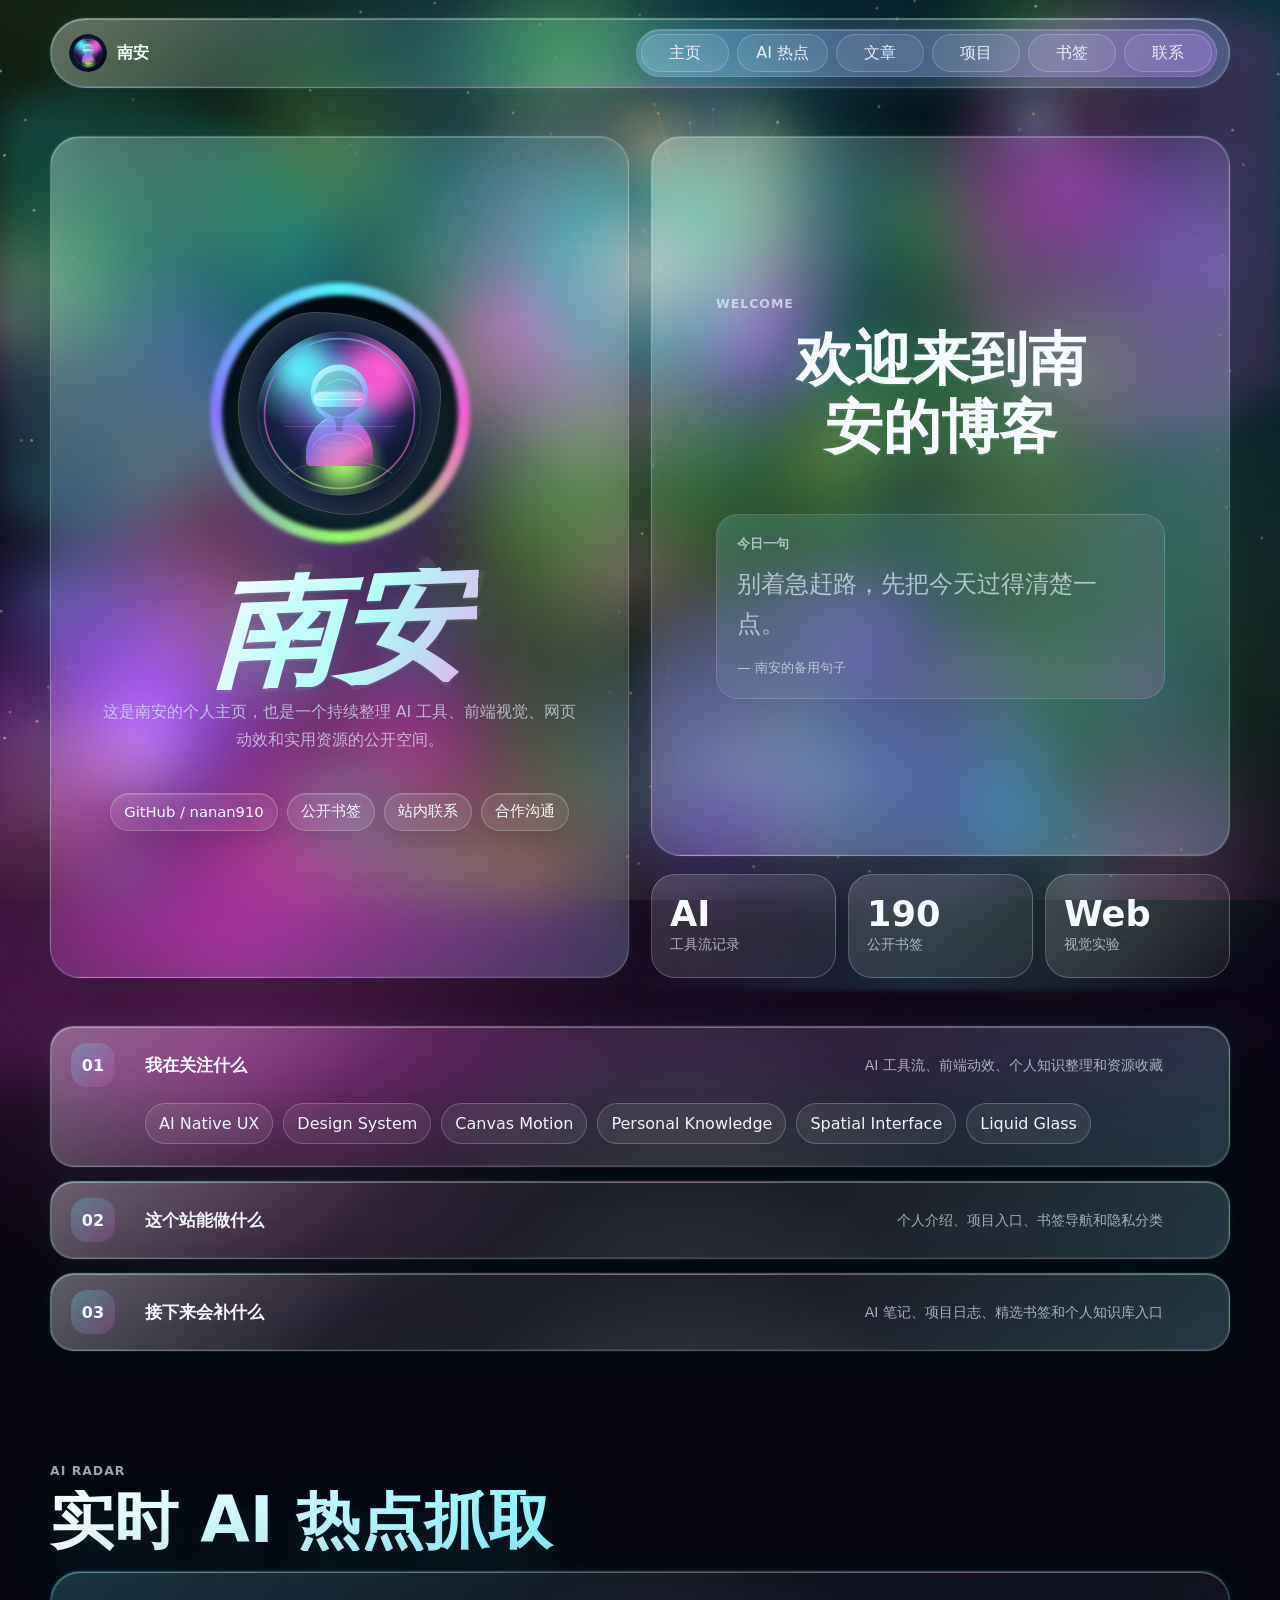
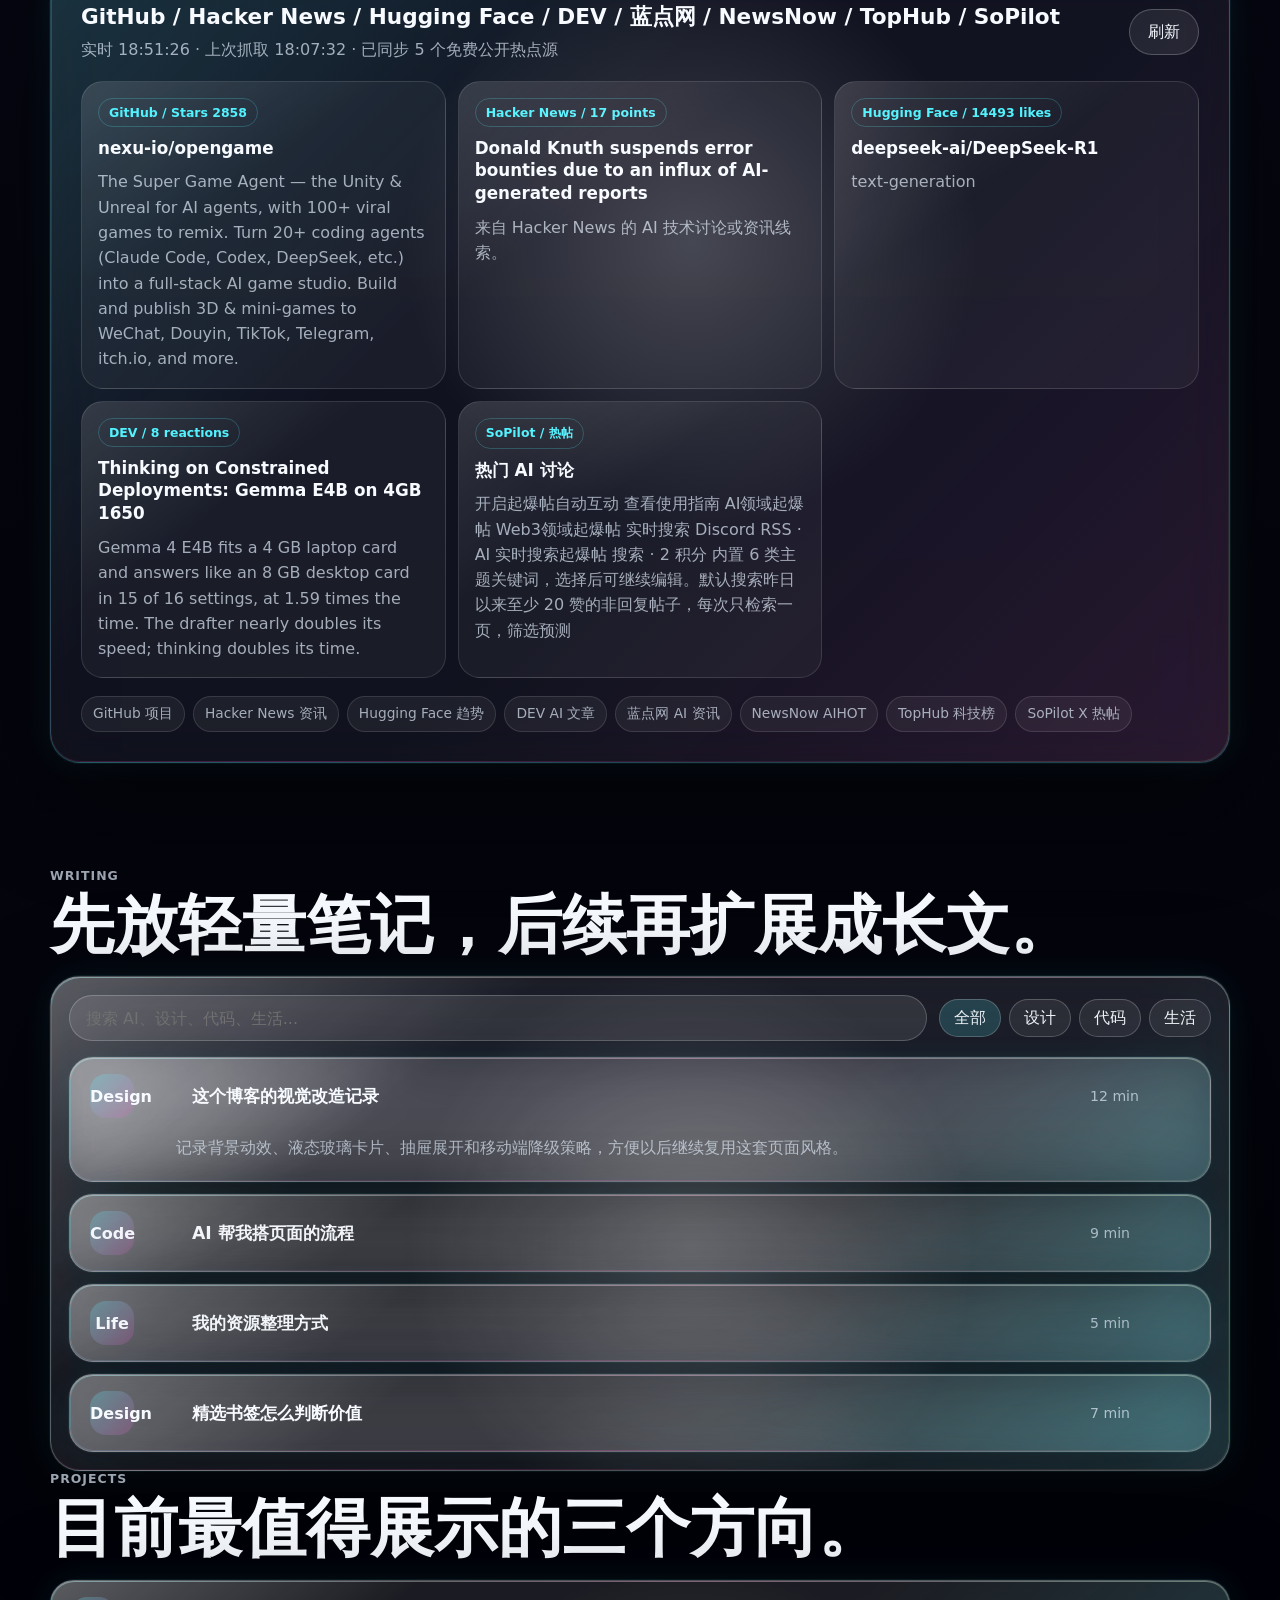
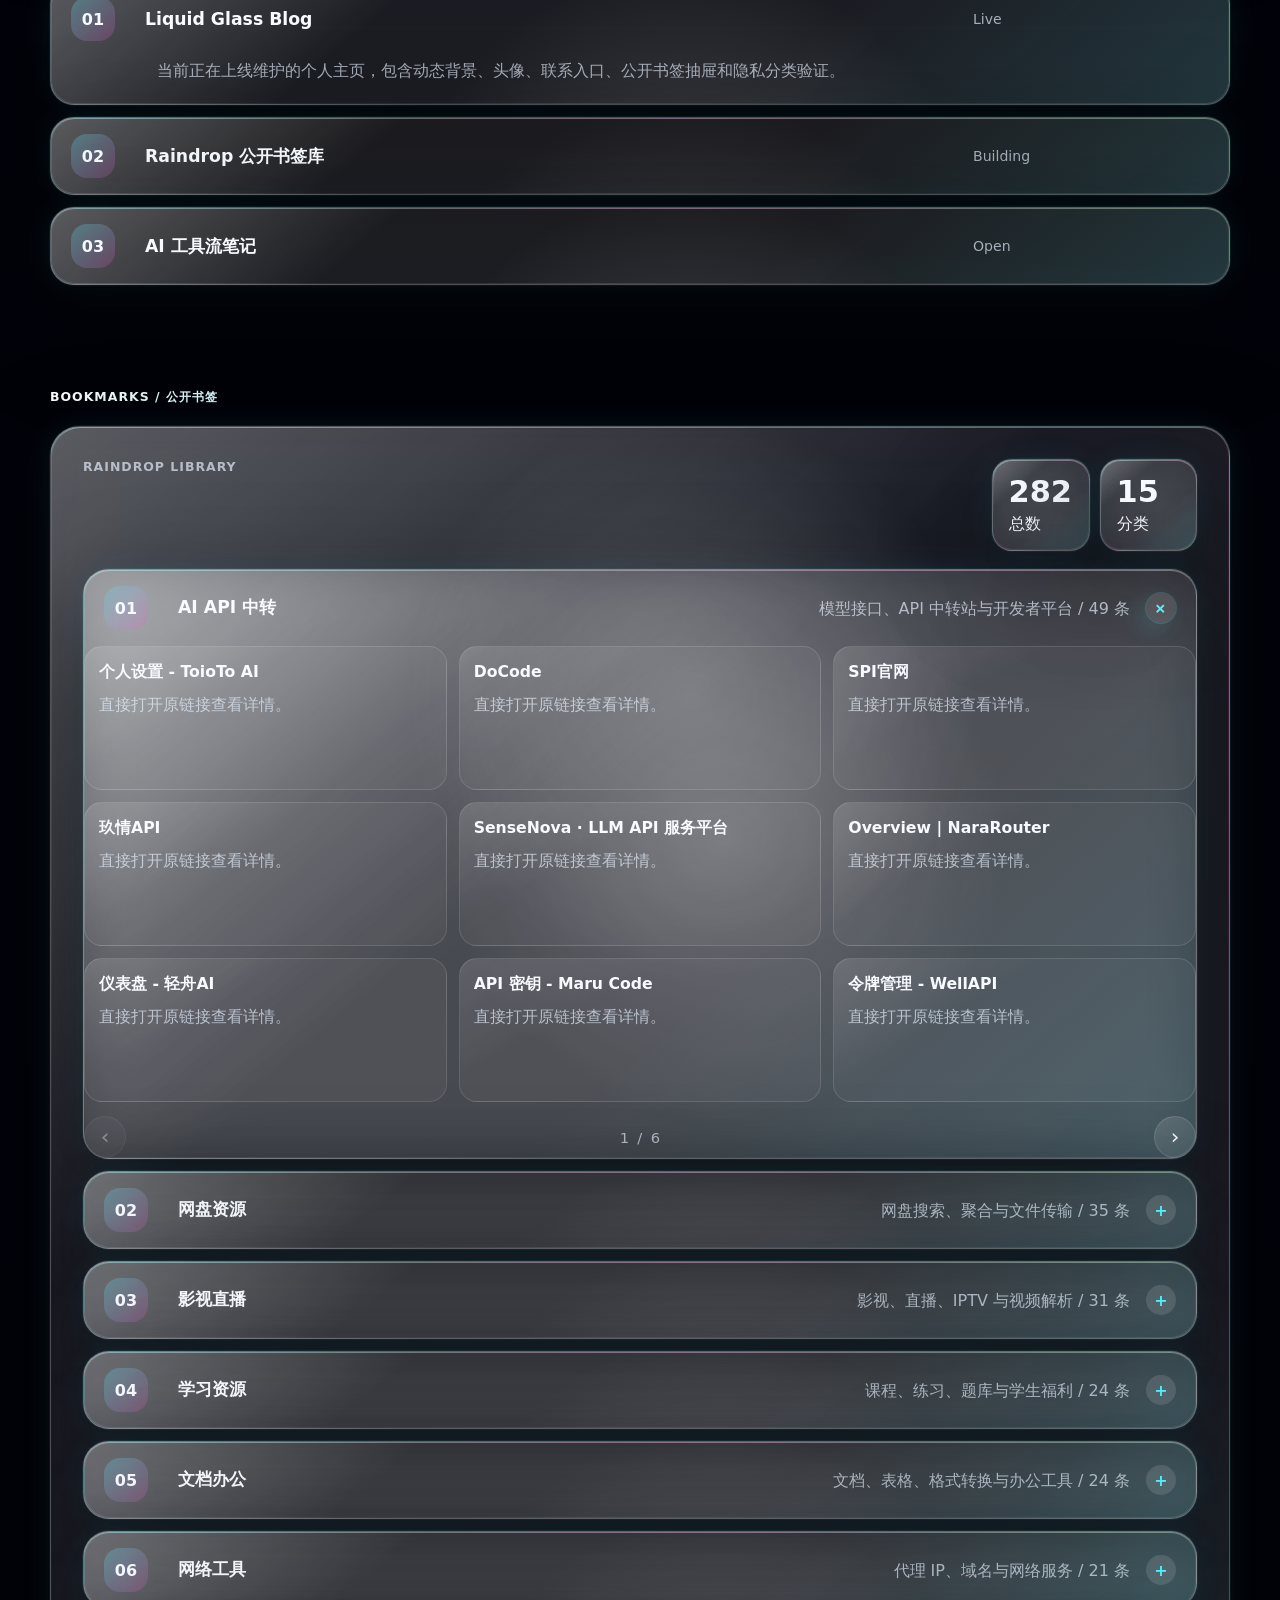
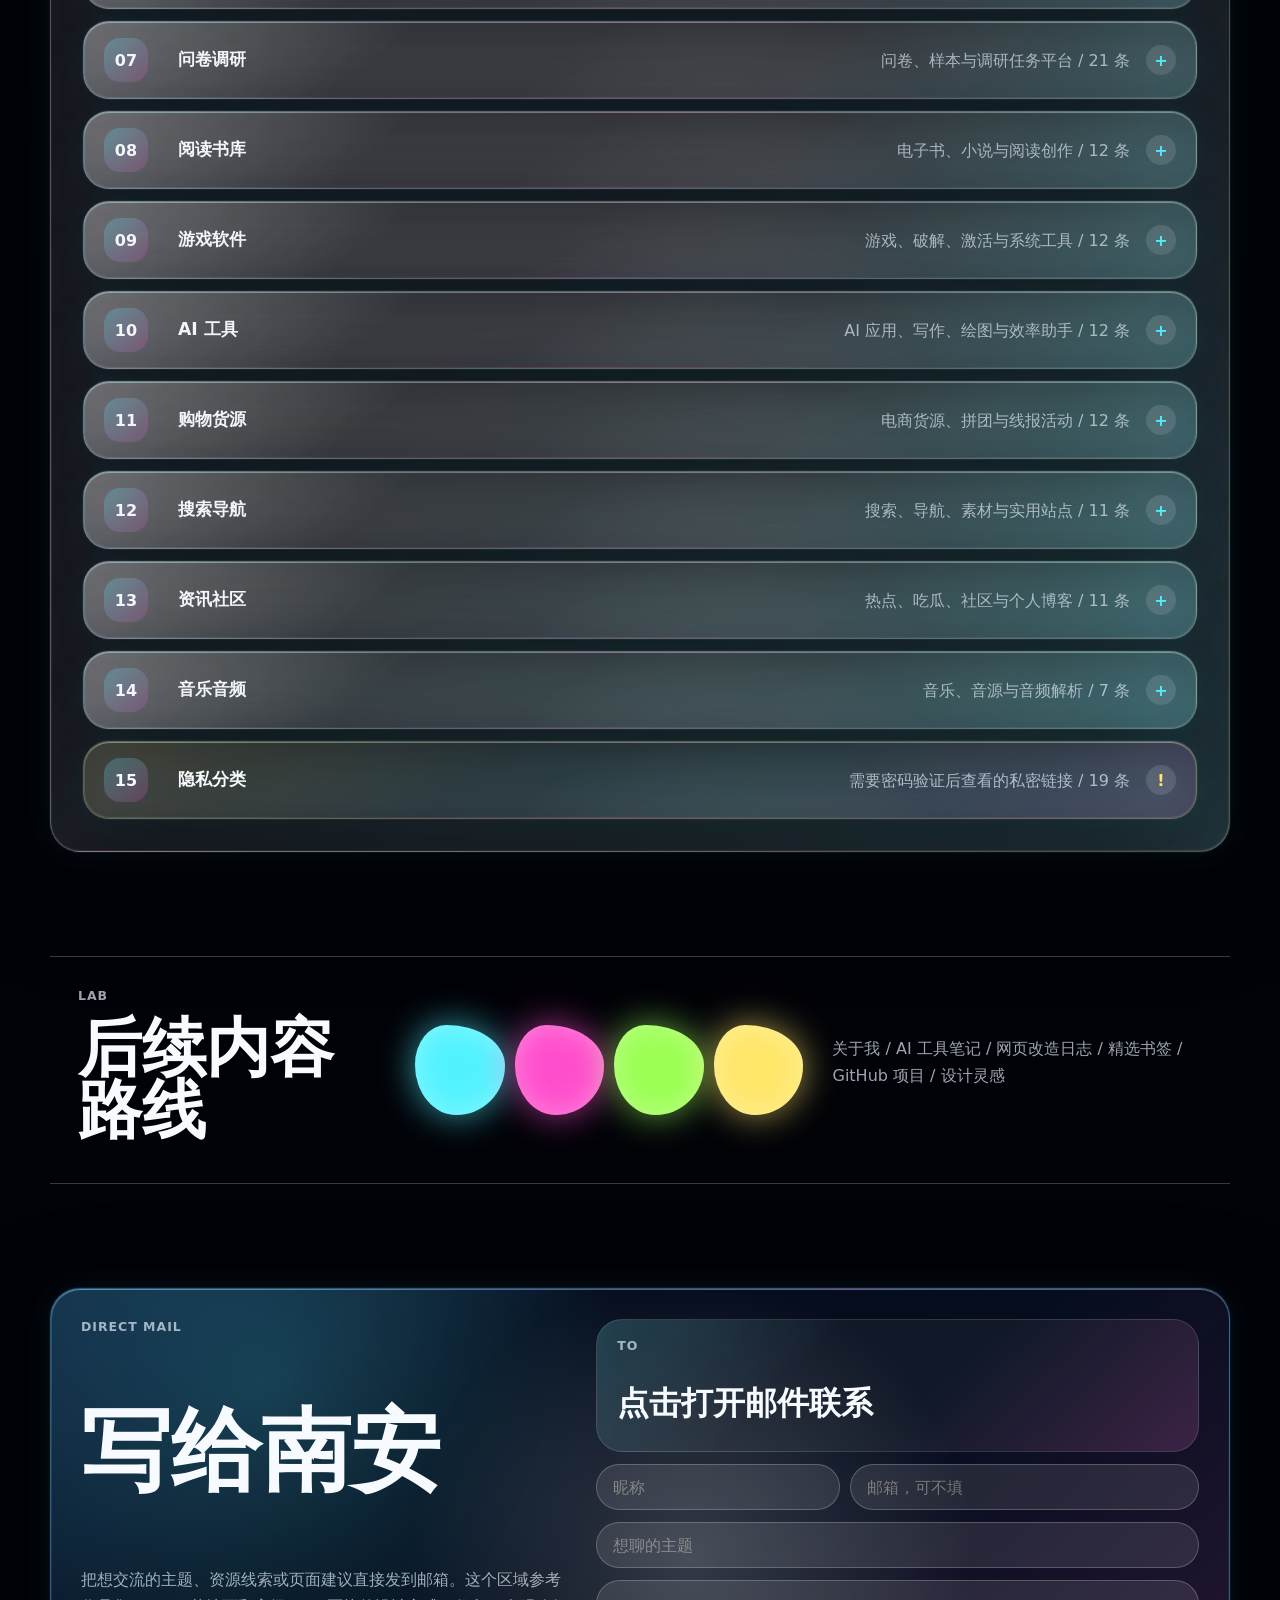
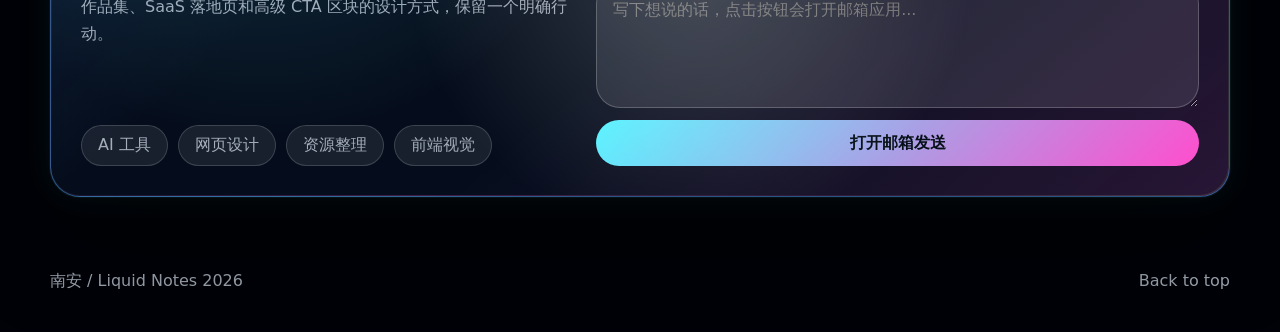
<file: index.html>
<!doctype html>
<html lang="zh-CN">
  <head>
    <meta charset="UTF-8" />
    <meta name="viewport" content="width=device-width, initial-scale=1.0" />
    <title>南安 | Liquid Glass Blog</title>
    <link rel="stylesheet" href="./styles.css?v=20260626x" />
  </head>
  <body>
    <canvas id="aurora-canvas" aria-hidden="true"></canvas>
    <div class="plasma-field" aria-hidden="true">
      <span></span><span></span><span></span><span></span>
    </div>
    <div class="energy-grid" aria-hidden="true"></div>
    <div class="cursor-light" aria-hidden="true"></div>

    <header class="site-header glass-pill">
      <a class="brand" href="#top" aria-label="&#x8fd4;&#x56de;&#x9876;&#x90e8;">
        <span class="brand-mark"><img src="./assets/avatar-liquid-signal.svg" alt="" /></span>
        <span>南安</span>
      </a>
      <nav class="nav-links nav-links-pills" aria-label="&#x4e3b;&#x5bfc;&#x822a;">
        <a href="#profile">&#x4e3b;&#x9875;</a>
        <a href="#ai-radar">AI 热点</a>
        <a href="#writing">&#x6587;&#x7ae0;</a>
        <a href="#projects">&#x9879;&#x76ee;</a>
        <a href="#bookmarks">&#x4e66;&#x7b7e;</a>
        <a href="#contact">&#x8054;&#x7cfb;</a>
      </nav>
      <nav class="mobile-quick-links" aria-label="快捷导航">
        <a href="#bookmarks">书签</a>
        <a href="#contact">留言</a>
      </nav>
      <button class="icon-button" id="theme-toggle" type="button" aria-label="&#x5207;&#x6362;&#x4e3b;&#x9898;" title="&#x5207;&#x6362;&#x4e3b;&#x9898;">O</button>
    </header>

    <main id="top">
      <section class="hero" id="profile">
        <aside class="identity-card liquid-card reveal" data-tilt>
          <div class="avatar-stage">
            <div class="avatar-orbit"></div>
            <div class="avatar" aria-label="&#x4e2a;&#x4eba;&#x5934;&#x50cf;">
              <img src="./assets/avatar-liquid-signal.svg" alt="nanan910 avatar" />
            </div>
          </div>
          <h1>南安</h1>
          <p class="hero-text">
            这是南安的个人主页，也是一个持续整理 AI 工具、前端视觉、网页动效和实用资源的公开空间。
          </p>
          <div class="contact-grid" aria-label="&#x8054;&#x7cfb;&#x94fe;&#x63a5;">
            <a href="https://github.com/nanan910" target="_blank" rel="noreferrer">GitHub / nanan910</a>
            <a href="#bookmarks">&#x516c;&#x5f00;&#x4e66;&#x7b7e;</a>
            <a href="#contact">&#x7ad9;&#x5185;&#x8054;&#x7cfb;</a>
            <a href="#contact">&#x5408;&#x4f5c;&#x6c9f;&#x901a;</a>
          </div>
        </aside>

        <div class="hero-side">
          <div class="signature-panel liquid-card reveal">
            <p class="eyebrow">Welcome</p>
            <h2 class="welcome-title">欢迎来到南安的博客</h2>
            <div class="daily-quote" aria-live="polite">
              <p class="daily-quote-label">今日一句</p>
              <p id="daily-quote-text" class="daily-quote-text" data-daily-quote>正在从网络摘取一句话...</p>
              <p id="daily-quote-source" class="daily-quote-source"></p>
            </div>
          </div>
          <div class="status-rail reveal">
            <div><strong>AI</strong><span>工具流记录</span></div>
            <div><strong>190</strong><span>公开书签</span></div>
            <div><strong>Web</strong><span>视觉实验</span></div>
          </div>
        </div>
      </section>

      <section class="fold-stack" aria-label="&#x6298;&#x53e0;&#x5185;&#x5bb9;&#x5bfc;&#x822a;">
        <details class="fold-panel reveal" open>
          <summary>
            <span>01</span>
            <strong>我在关注什么</strong>
            <em>AI 工具流、前端动效、个人知识整理和资源收藏</em>
          </summary>
          <div class="fold-content focus-cloud">
            <span>AI Native UX</span>
            <span>Design System</span>
            <span>Canvas Motion</span>
            <span>Personal Knowledge</span>
            <span>Spatial Interface</span>
            <span>Liquid Glass</span>
          </div>
        </details>
        <details class="fold-panel reveal">
          <summary>
            <span>02</span>
            <strong>这个站能做什么</strong>
            <em>个人介绍、项目入口、书签导航和隐私分类</em>
          </summary>
          <div class="fold-content service-grid">
            <article><h3>了解我</h3><p>用最短路径展示个人方向、GitHub 入口、联系方式和正在维护的内容主题。</p></article>
            <article><h3>找资源</h3><p>把 Raindrop 导出的公开书签按一级分类整理，适合快速查找 AI、开发、学习和实用工具。</p></article>
            <article><h3>看过程</h3><p>记录这个博客如何从普通页面变成动态玻璃风格、抽屉书签和移动端体验优化项目。</p></article>
          </div>
        </details>
        <details class="fold-panel reveal">
          <summary>
            <span>03</span>
            <strong>接下来会补什么</strong>
            <em>AI 笔记、项目日志、精选书签和个人知识库入口</em>
          </summary>
          <div class="fold-content timeline">
            <p><b>Now</b> 继续优化首页结构、书签抽屉、隐私分类和移动端浏览体验。</p>
            <p><b>Next</b> 增加 AI 工具使用笔记、网页改造日志、设计灵感清单和 GitHub 项目说明。</p>
            <p><b>Open</b> 欢迎交流个人站、前端视觉、AI 工具流、公开资源整理和网页交互想法。</p>
          </div>
        </details>
      </section>

      <section class="section-head reveal ai-radar-head" id="ai-radar">
        <p class="eyebrow">AI Radar</p>
        <h2>实时 AI 热点抓取</h2>
      </section>

      <section class="ai-radar-panel liquid-card reveal" aria-label="AI 热点抓取面板">
        <div class="ai-radar-toolbar">
          <div>
            <p class="ai-radar-kicker">GitHub / Hacker News / Hugging Face / DEV / 蓝点网 / NewsNow / TopHub / SoPilot</p>
            <p id="ai-radar-status" class="ai-radar-status">正在抓取公开热点源...</p>
          </div>
          <button id="ai-radar-refresh" class="button" type="button">刷新</button>
        </div>
        <div id="ai-radar-grid" class="ai-radar-grid">
          <article class="ai-hot-card is-loading">
            <span>Live</span>
            <h3>正在同步热点</h3>
            <p>稍等片刻，雷达正在读取公开数据源。</p>
          </article>
        </div>
        <div class="ai-source-strip" aria-label="观察源状态">
          <span>GitHub 项目</span>
          <span>Hacker News 资讯</span>
          <span>Hugging Face 趋势</span>
          <span>DEV AI 文章</span>
          <span>蓝点网 AI 资讯</span>
          <span>NewsNow AIHOT</span>
          <span>TopHub 科技榜</span>
          <span>SoPilot X 热帖</span>
        </div>
      </section>

      <section class="section-head reveal" id="writing">
        <p class="eyebrow">Writing</p>
        <h2>先放轻量笔记，后续再扩展成长文。</h2>
      </section>

      <section class="writing-console liquid-card reveal">
        <div class="console-tools">
          <input id="post-search" type="search" placeholder="&#x641c;&#x7d22; AI&#12289;&#x8bbe;&#x8ba1;&#12289;&#x4ee3;&#x7801;&#12289;&#x751f;&#x6d3b;..." aria-label="&#x641c;&#x7d22;&#x6587;&#x7ae0;" />
          <div class="tag-row" aria-label="&#x6587;&#x7ae0;&#x5206;&#x7c7b;">
            <button class="tag is-active" data-filter="all">&#x5168;&#x90e8;</button>
            <button class="tag" data-filter="design">&#x8bbe;&#x8ba1;</button>
            <button class="tag" data-filter="code">&#x4ee3;&#x7801;</button>
            <button class="tag" data-filter="life">&#x751f;&#x6d3b;</button>
          </div>
        </div>
        <div class="post-accordion">
          <details class="post-row" data-category="design" data-title="&#x6db2;&#x6001;&#x73bb;&#x7483;&#x754c;&#x9762;&#x5c42;&#x6b21;" open>
            <summary><span>Design</span><strong>这个博客的视觉改造记录</strong><em>12 min</em></summary>
            <p>记录背景动效、液态玻璃卡片、抽屉展开和移动端降级策略，方便以后继续复用这套页面风格。</p>
          </details>
          <details class="post-row" data-category="code" data-title="&#x4f1a;&#x547c;&#x5438;&#x7684;&#x80cc;&#x666f;">
            <summary><span>Code</span><strong>AI 帮我搭页面的流程</strong><em>9 min</em></summary>
            <p>把需求拆成视觉、内容、部署和移动端优化几步，逐步让 AI 参与实现、检查、修复和上线。</p>
          </details>
          <details class="post-row" data-category="life" data-title="&#x5468;&#x672b;&#x7075;&#x611f;&#x91c7;&#x96c6;">
            <summary><span>Life</span><strong>我的资源整理方式</strong><em>5 min</em></summary>
            <p>先全部收集，再按用途归类；公开适合分享的部分，敏感或不适合展示的链接放到隐私分类。</p>
          </details>
          <details class="post-row" data-category="design" data-title="&#x8bbe;&#x8ba1;&#x539f;&#x5219;">
            <summary><span>Design</span><strong>精选书签怎么判断价值</strong><em>7 min</em></summary>
            <p>一个链接要么能解决具体问题，要么能提供灵感，要么能长期复用；否则就先归档，后续再清理。</p>
          </details>
        </div>
      </section>

      <section class="section-head reveal" id="projects">
        <p class="eyebrow">Projects</p>
        <h2>目前最值得展示的三个方向。</h2>
      </section>

      <section class="project-dock reveal">
        <details class="project-chip liquid-card" open>
          <summary><span>01</span><strong>Liquid Glass Blog</strong><em>Live</em></summary>
          <p>当前正在上线维护的个人主页，包含动态背景、头像、联系入口、公开书签抽屉和隐私分类验证。</p>
        </details>
        <details class="project-chip liquid-card">
          <summary><span>02</span><strong>Raindrop 公开书签库</strong><em>Building</em></summary>
          <p>把个人收藏的网页按 AI、开发、学习、影音、云盘、工具等方向分类，做成可以浏览和继续扩展的资源页。</p>
        </details>
        <details class="project-chip liquid-card">
          <summary><span>03</span><strong>AI 工具流笔记</strong><em>Open</em></summary>
          <p>记录如何用 AI 做网页、整理资料、生成内容和优化交互，把有效流程沉淀成可复用的个人方法。</p>
        </details>
      </section>

      <section class="section-head reveal" id="bookmarks">
        <p class="eyebrow">Bookmarks / 公开书签</p>
      </section>

      <section class="bookmarks-home liquid-card reveal">
        <div class="bookmarks-home-head">
          <div>
            <p class="eyebrow">Raindrop Library</p>
          </div>
          <div class="bookmarks-home-stats" aria-label="&#x4e66;&#x7b7e;&#x7edf;&#x8ba1;">
            <div class="glass-pill">
              <strong id="bookmark-total">0</strong>
              <span>&#x603b;&#x6570;</span>
            </div>
            <div class="glass-pill">
              <strong id="bookmark-groups">0</strong>
              <span>&#x5206;&#x7c7b;</span>
            </div>
          </div>
        </div>
        <div id="bookmark-drawers" class="bookmark-drawers"></div>
      </section>

      <section class="lab-wall reveal">
        <div>
          <p class="eyebrow">Lab</p>
          <h2>后续内容路线</h2>
        </div>
        <div class="mini-lab">
          <span style="--c:#52f3ff"></span>
          <span style="--c:#ff4ecd"></span>
          <span style="--c:#9cff54"></span>
          <span style="--c:#ffe76a"></span>
        </div>
        <p>关于我 / AI 工具笔记 / 网页改造日志 / 精选书签 / GitHub 项目 / 设计灵感</p>
      </section>

      <section class="contact-panel message-board liquid-card reveal" id="contact">
        <div class="message-board-head">
          <p class="eyebrow">Direct Mail</p>
          <h2>写给南安</h2>
          <p class="contact-copy">把想交流的主题、资源线索或页面建议直接发到邮箱。这个区域参考作品集、SaaS 落地页和高级 CTA 区块的设计方式，保留一个明确行动。</p>
          <div class="message-links contact-tags" aria-label="联系主题">
            <span>AI 工具</span>
            <span>网页设计</span>
            <span>资源整理</span>
            <span>前端视觉</span>
          </div>
        </div>
        <div class="message-board-body">
          <div class="mail-card">
            <p class="eyebrow">To</p>
            <button class="mail-reveal" id="mail-reveal" type="button" data-mail-user="3245276254" data-mail-domain="qq.com">点击打开邮件联系</button>
          </div>
          <form id="message-form" class="message-form" data-mail-user="3245276254" data-mail-domain="qq.com">
            <div class="message-fields">
              <input name="name" type="text" maxlength="18" placeholder="昵称" aria-label="昵称" />
              <input name="email" type="email" placeholder="邮箱，可不填" aria-label="邮箱" />
            </div>
            <input name="subject" type="text" maxlength="40" placeholder="想聊的主题" aria-label="想聊的主题" />
            <textarea name="message" maxlength="420" placeholder="写下想说的话，点击按钮会打开邮箱应用..." aria-label="邮件内容" required></textarea>
            <button class="button primary" type="submit">打开邮箱发送</button>
          </form>
        </div>
      </section>
    </main>

    <footer class="site-footer">
      <span>南安 / Liquid Notes 2026</span>
      <a href="#top">Back to top</a>
    </footer>

    <script src="./assets/bookmarks-data.js?v=20260702a"></script>
    <script src="./assets/private-bookmarks.js?v=20260702a"></script>
    <script src="./app.js?v=20260702a"></script>
  </body>
</html>
</file>
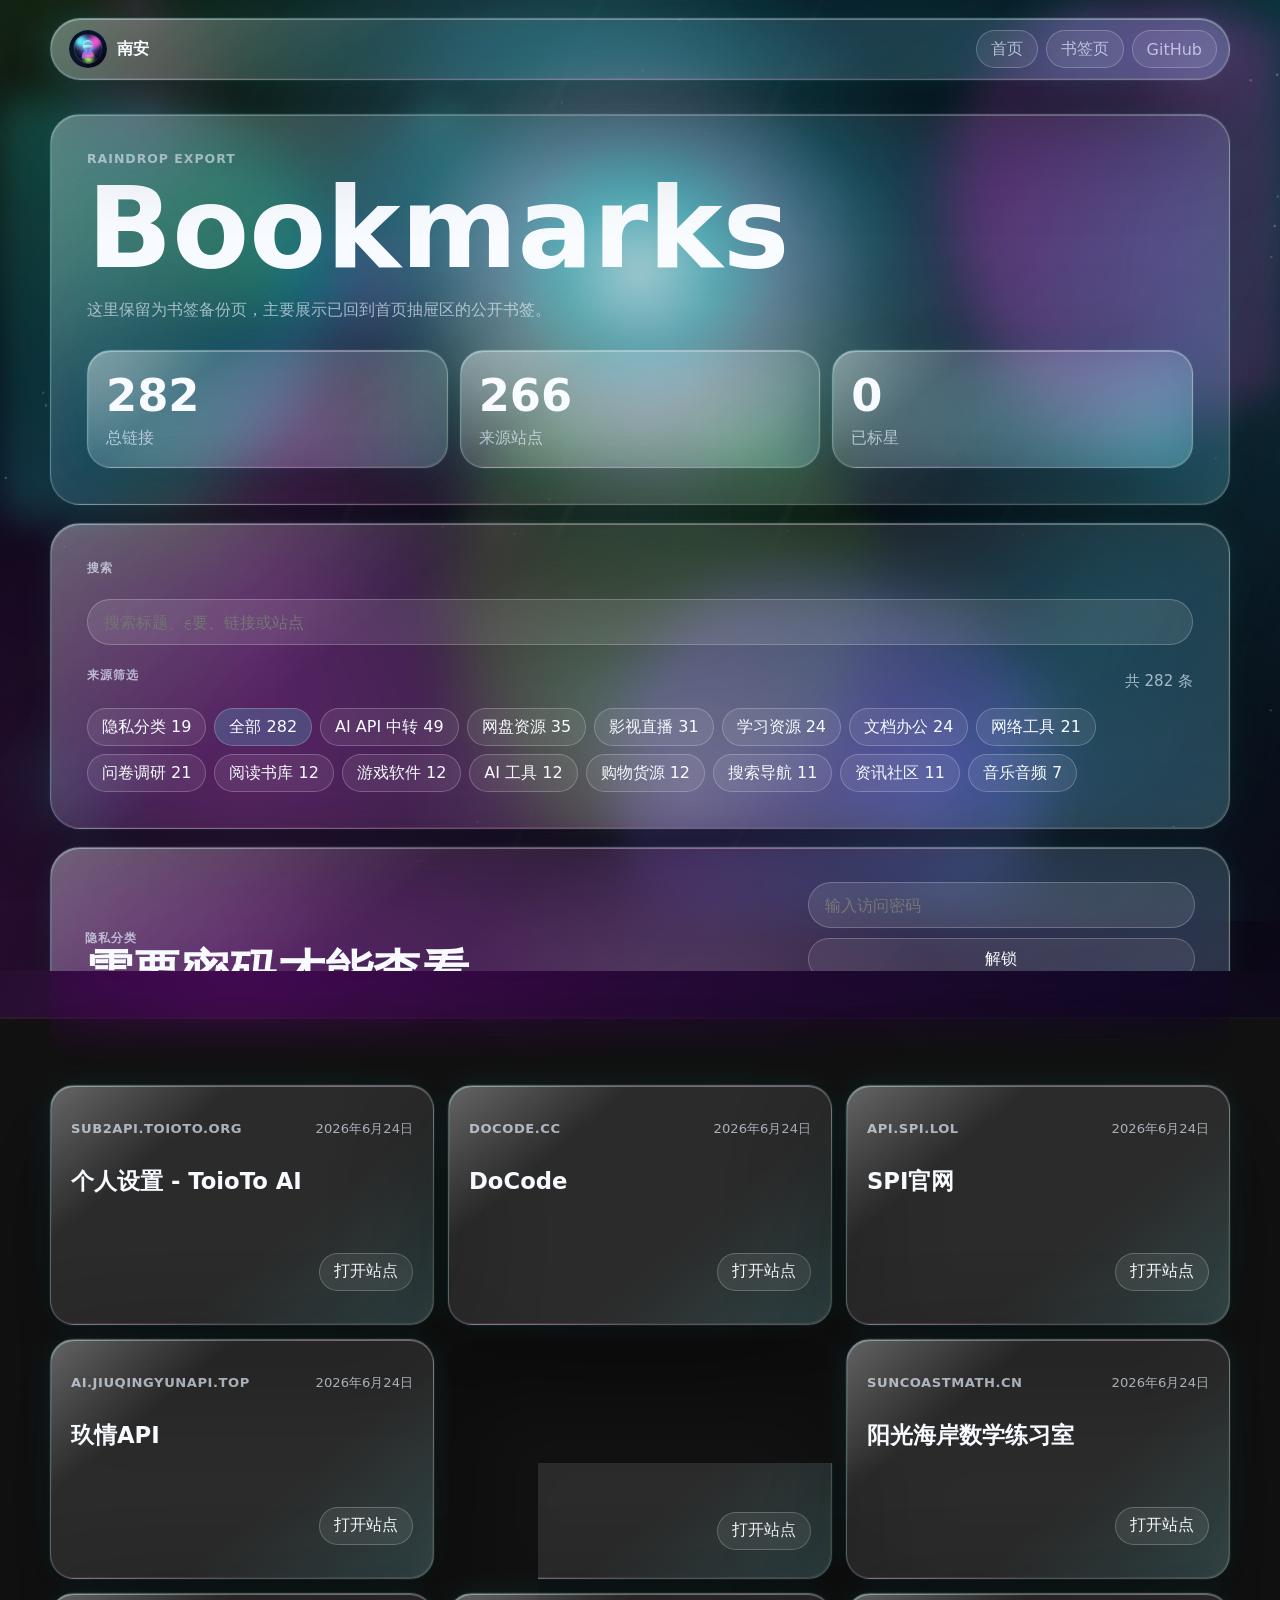
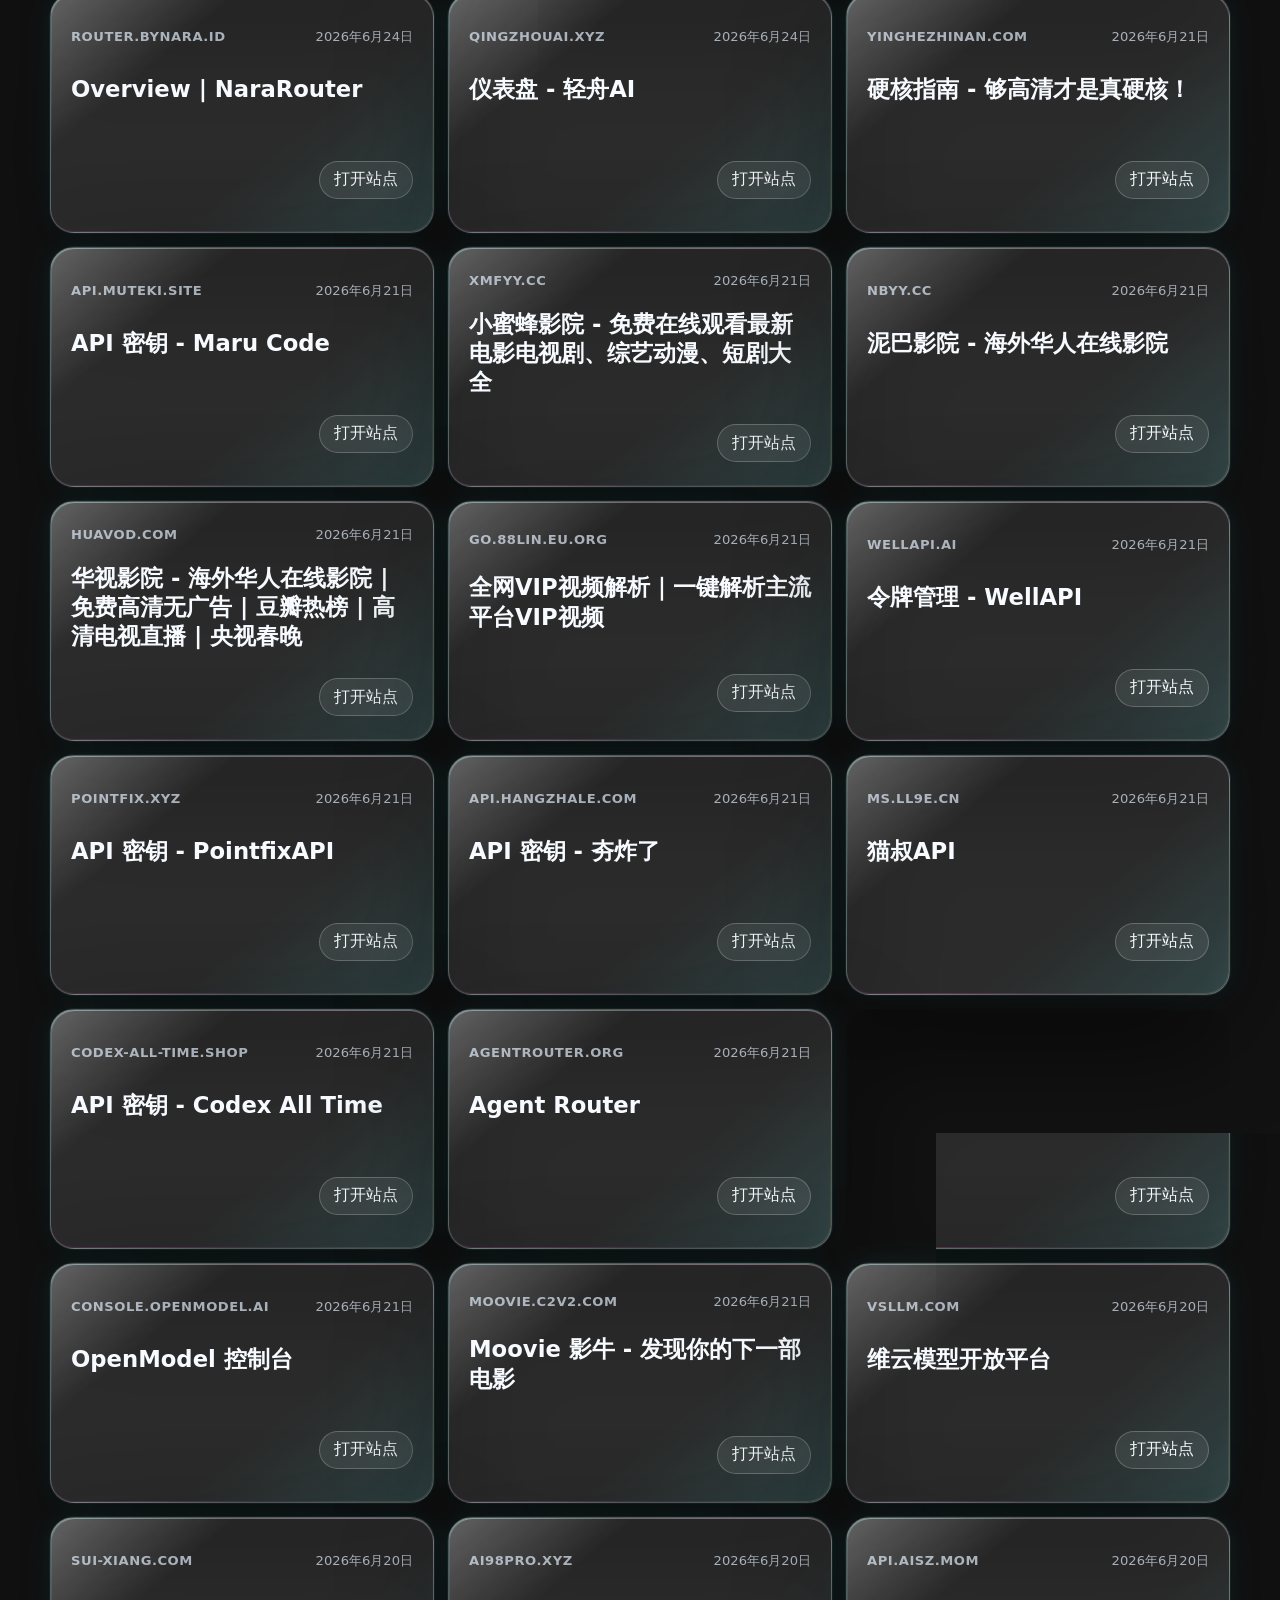
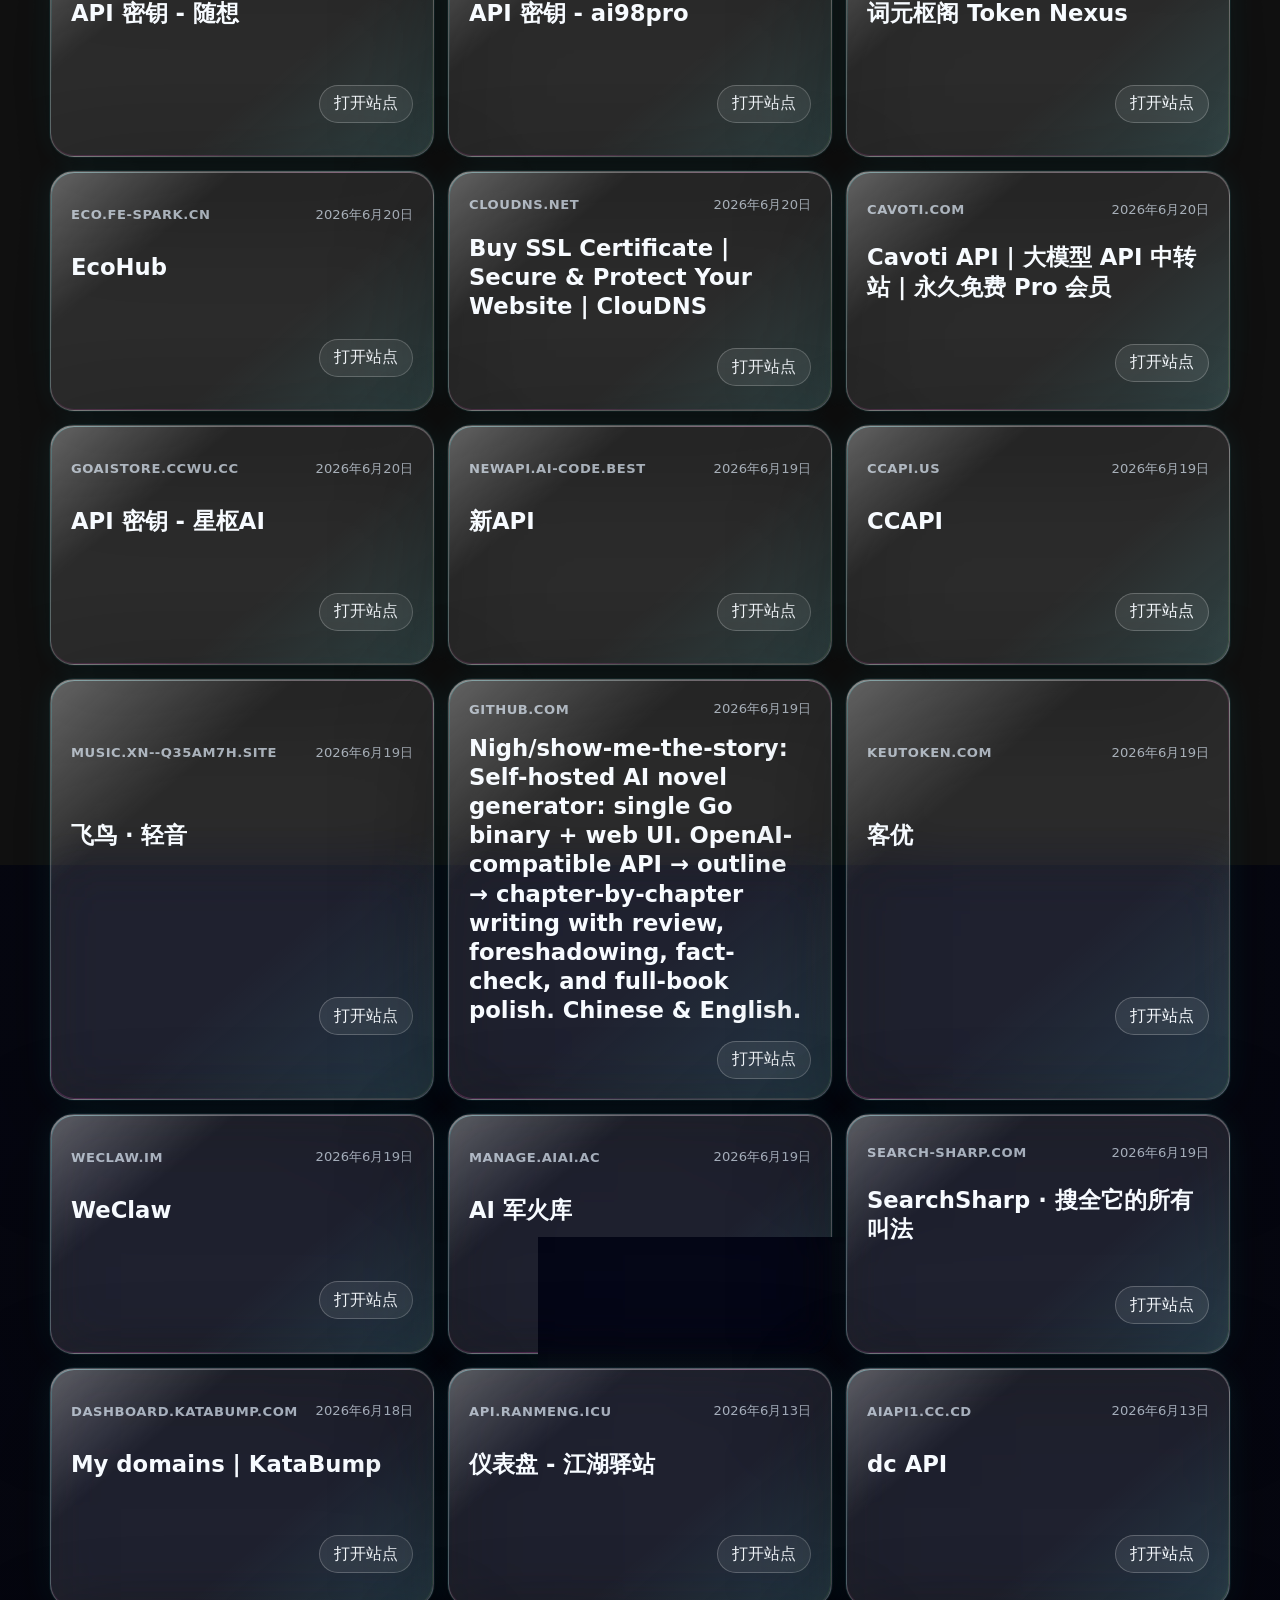
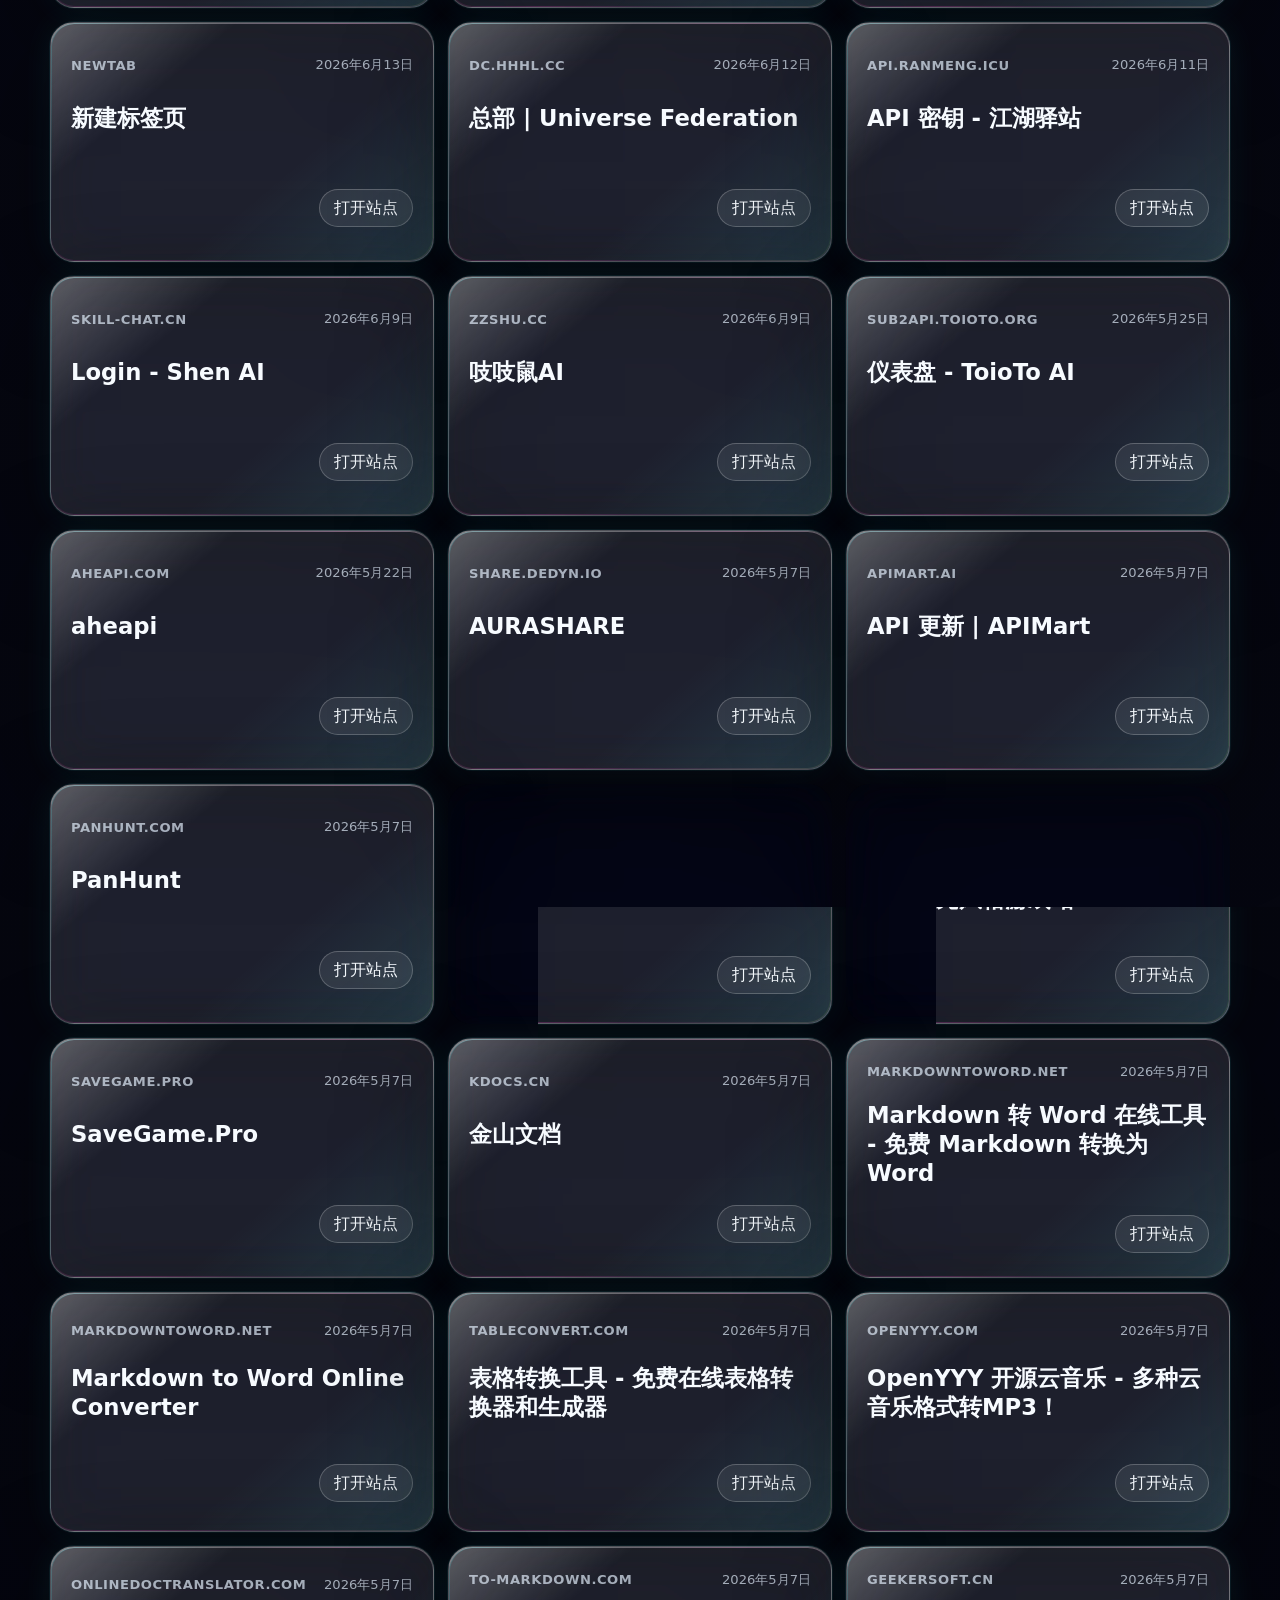
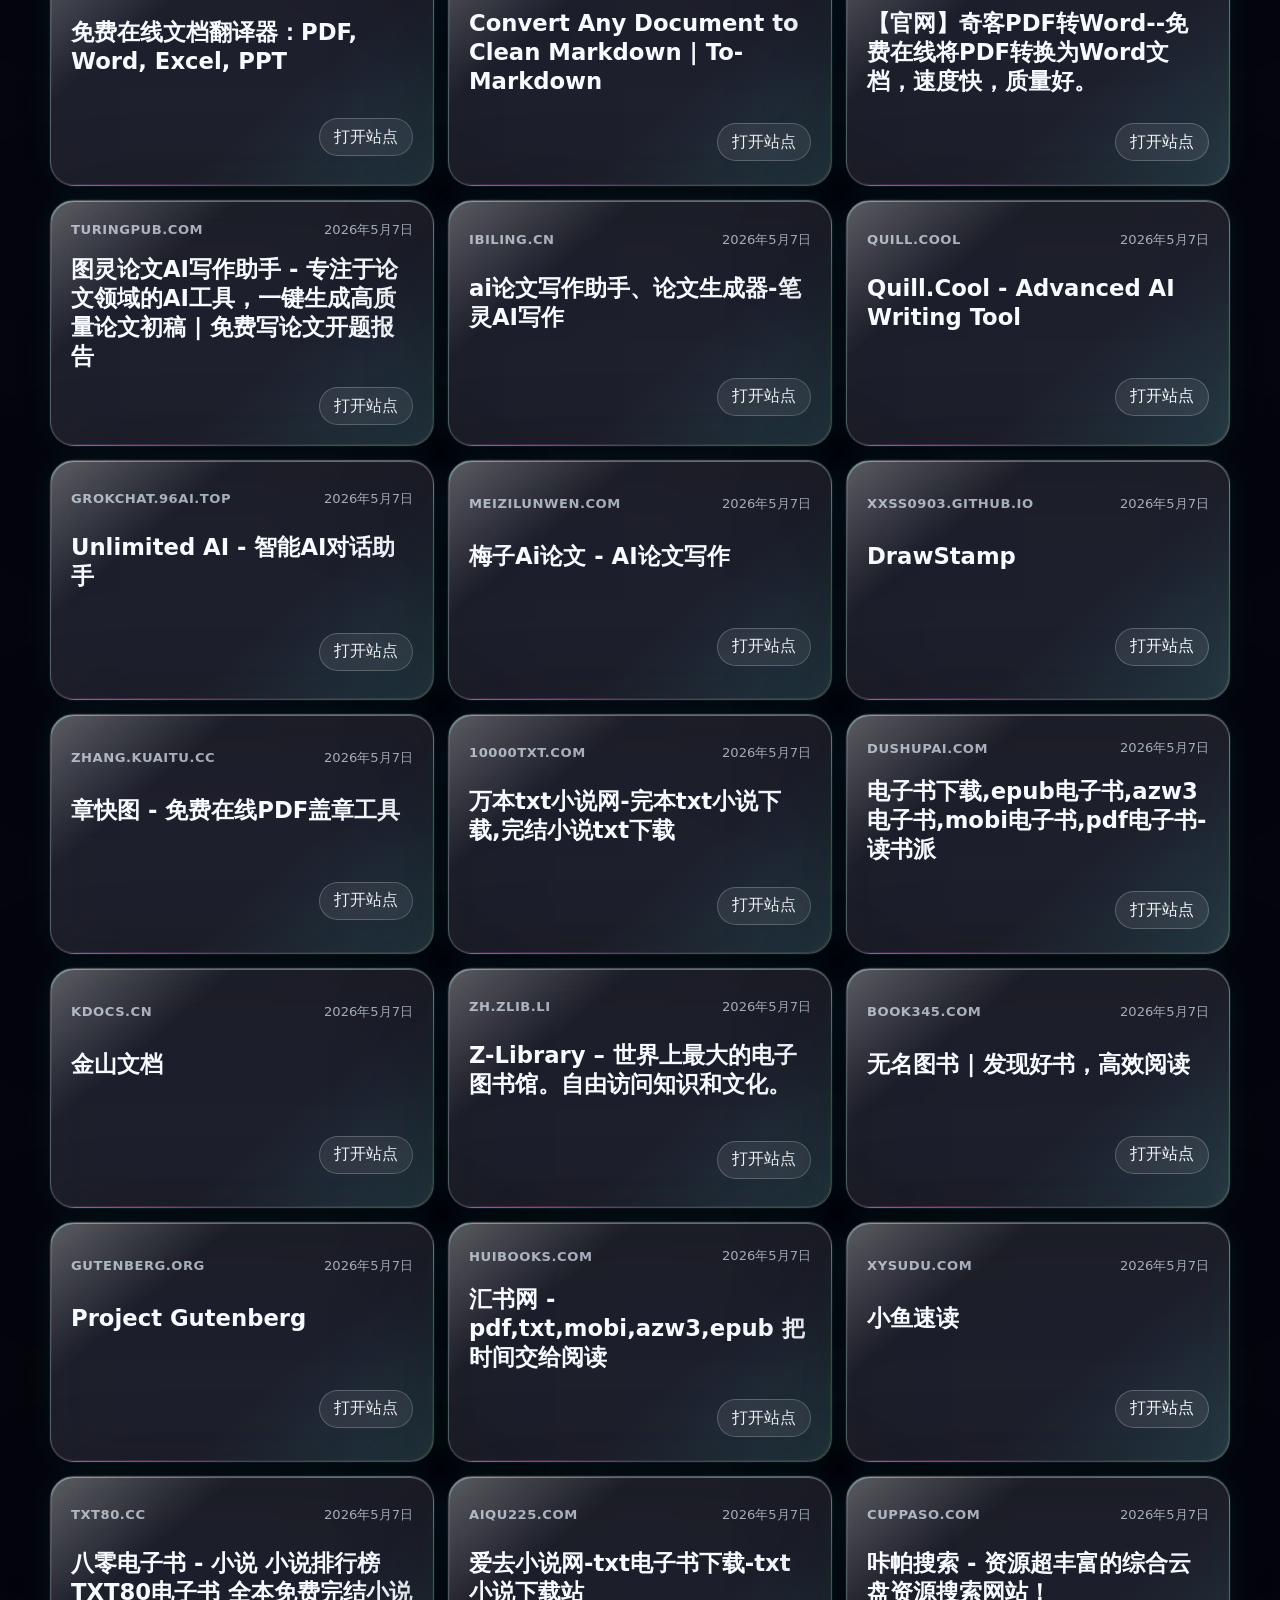
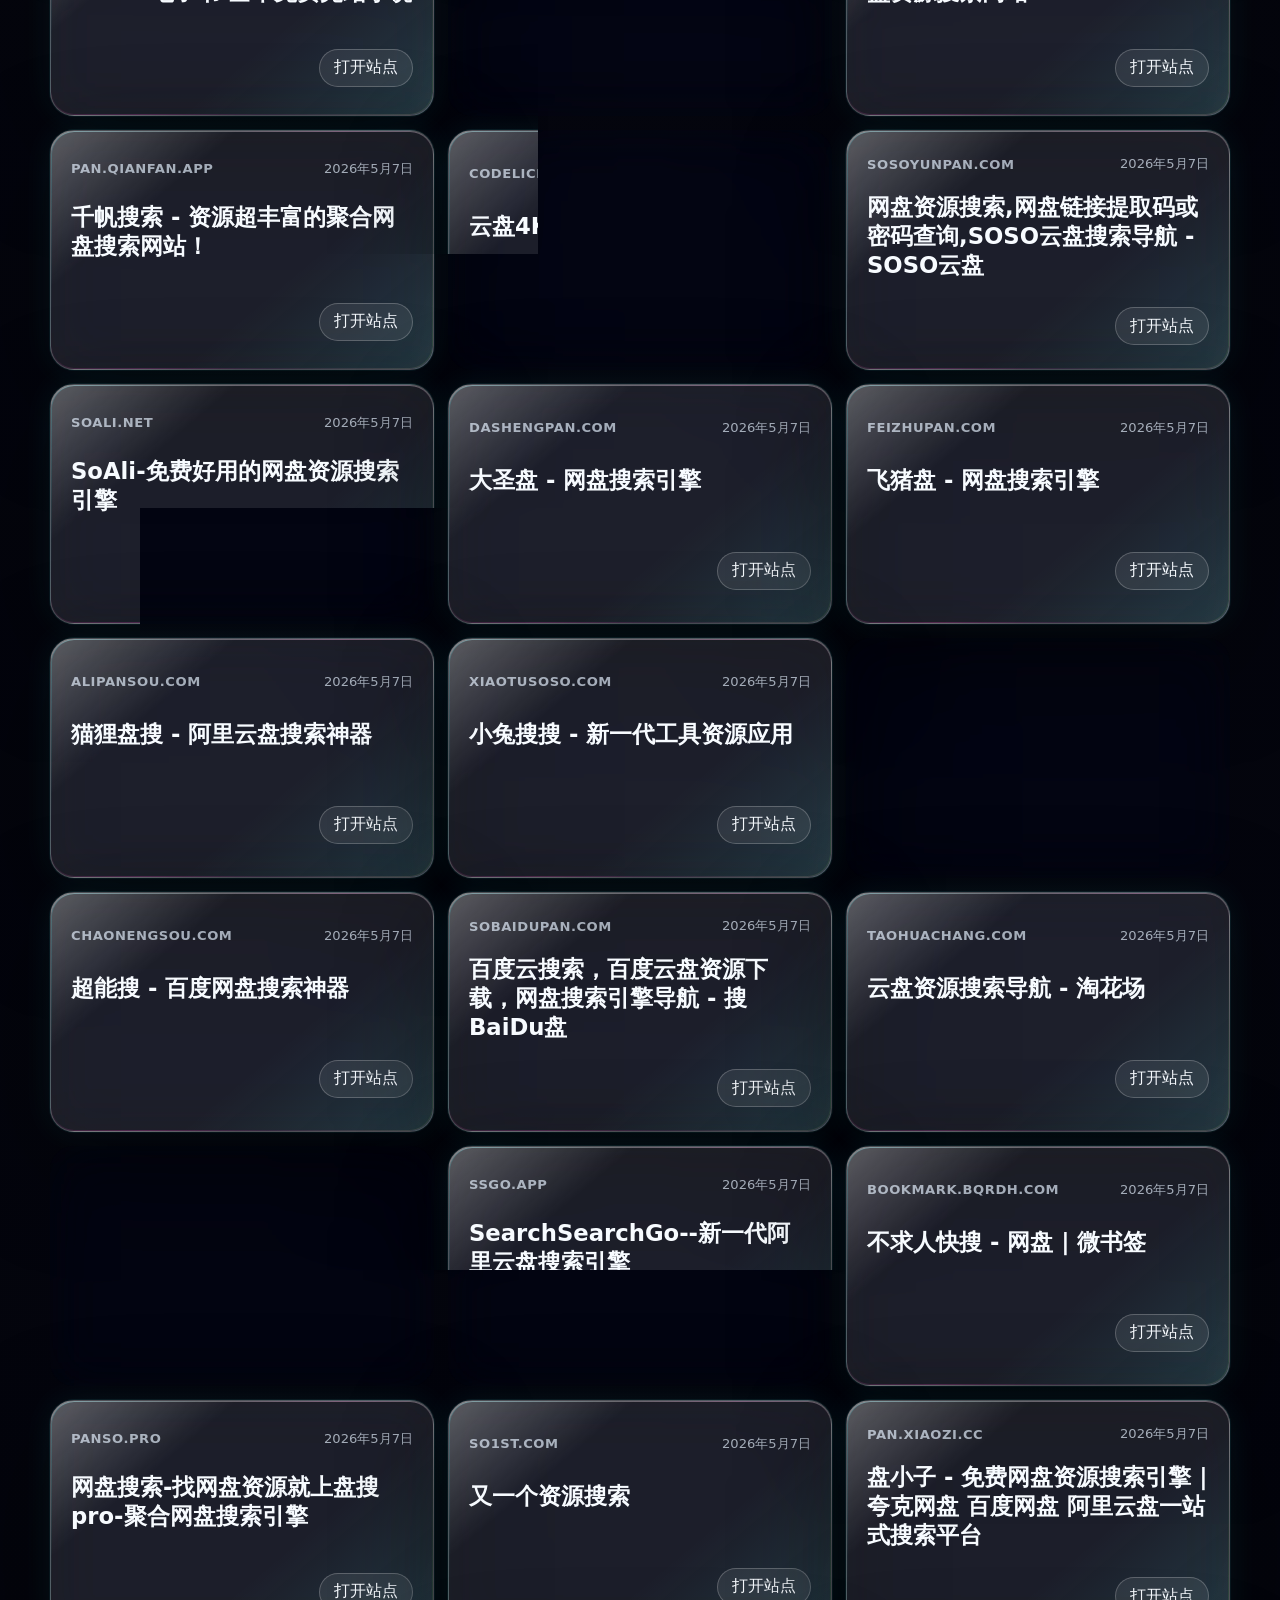
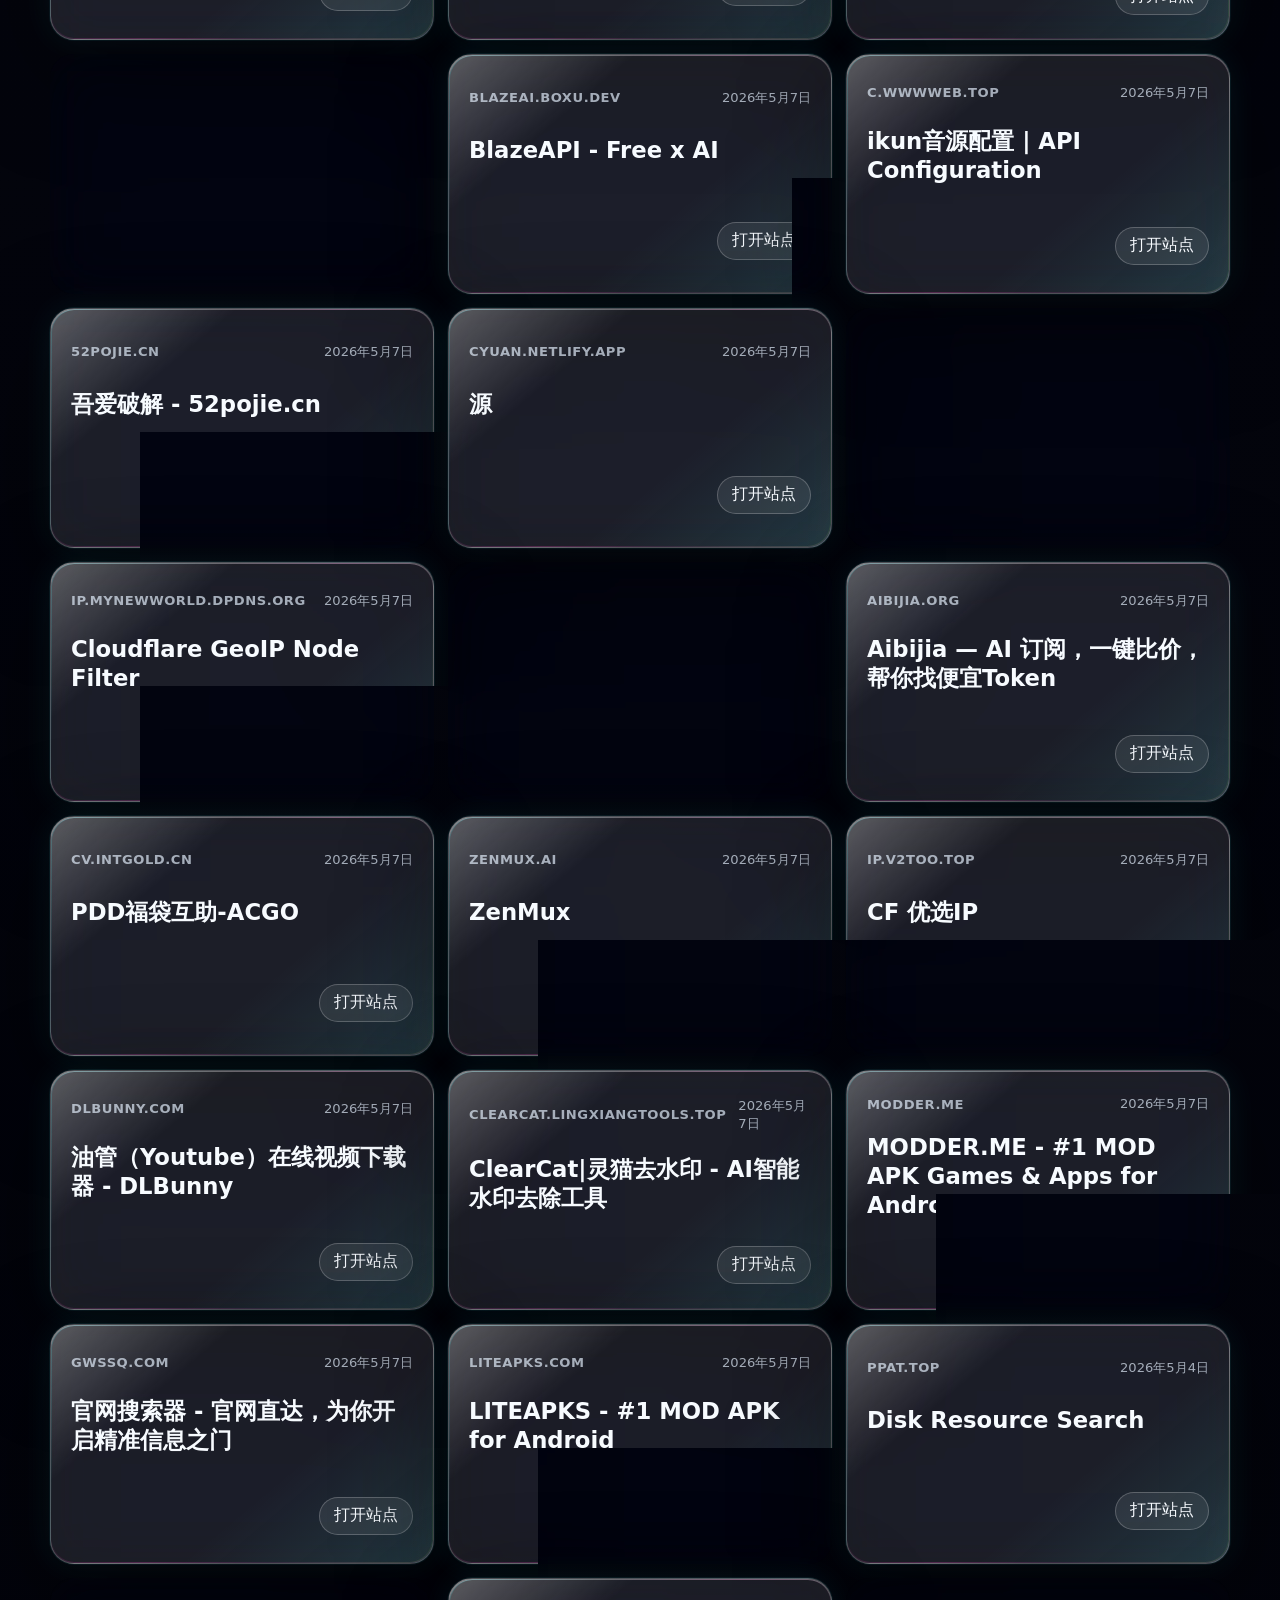
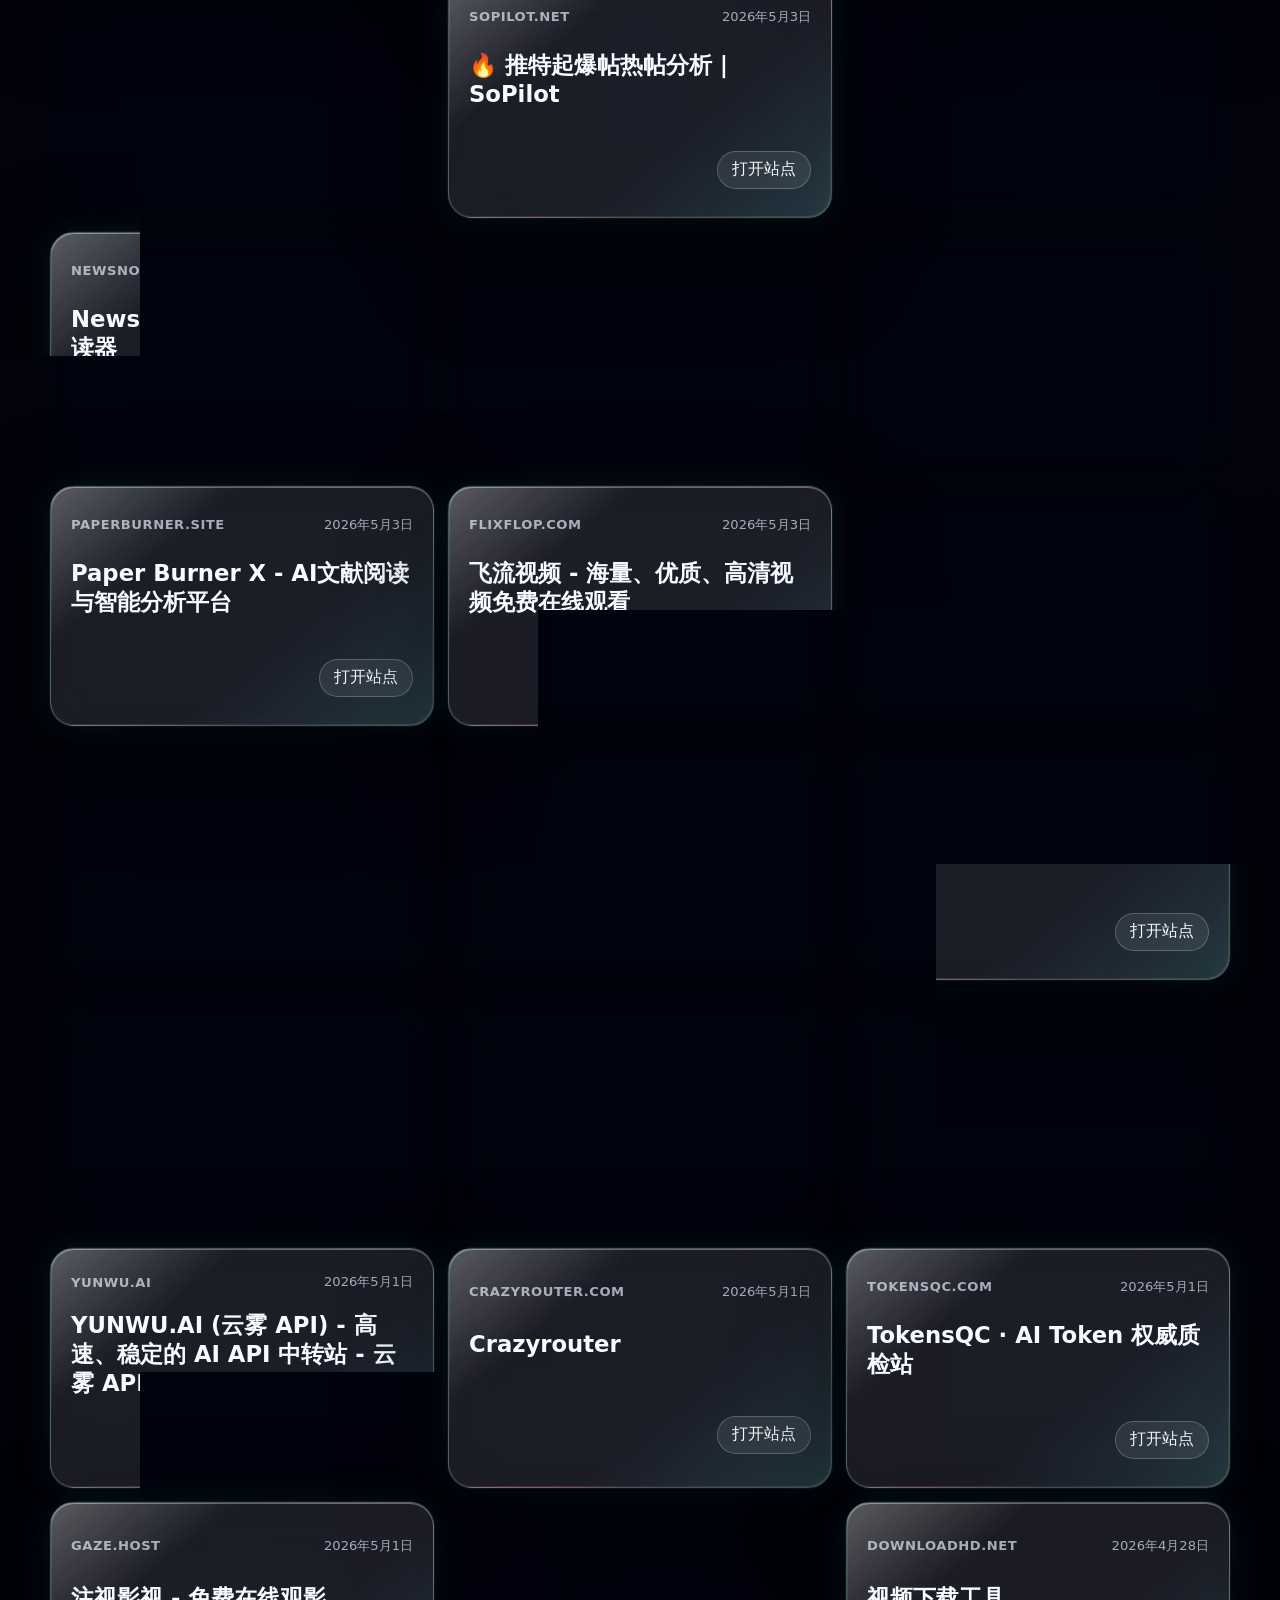
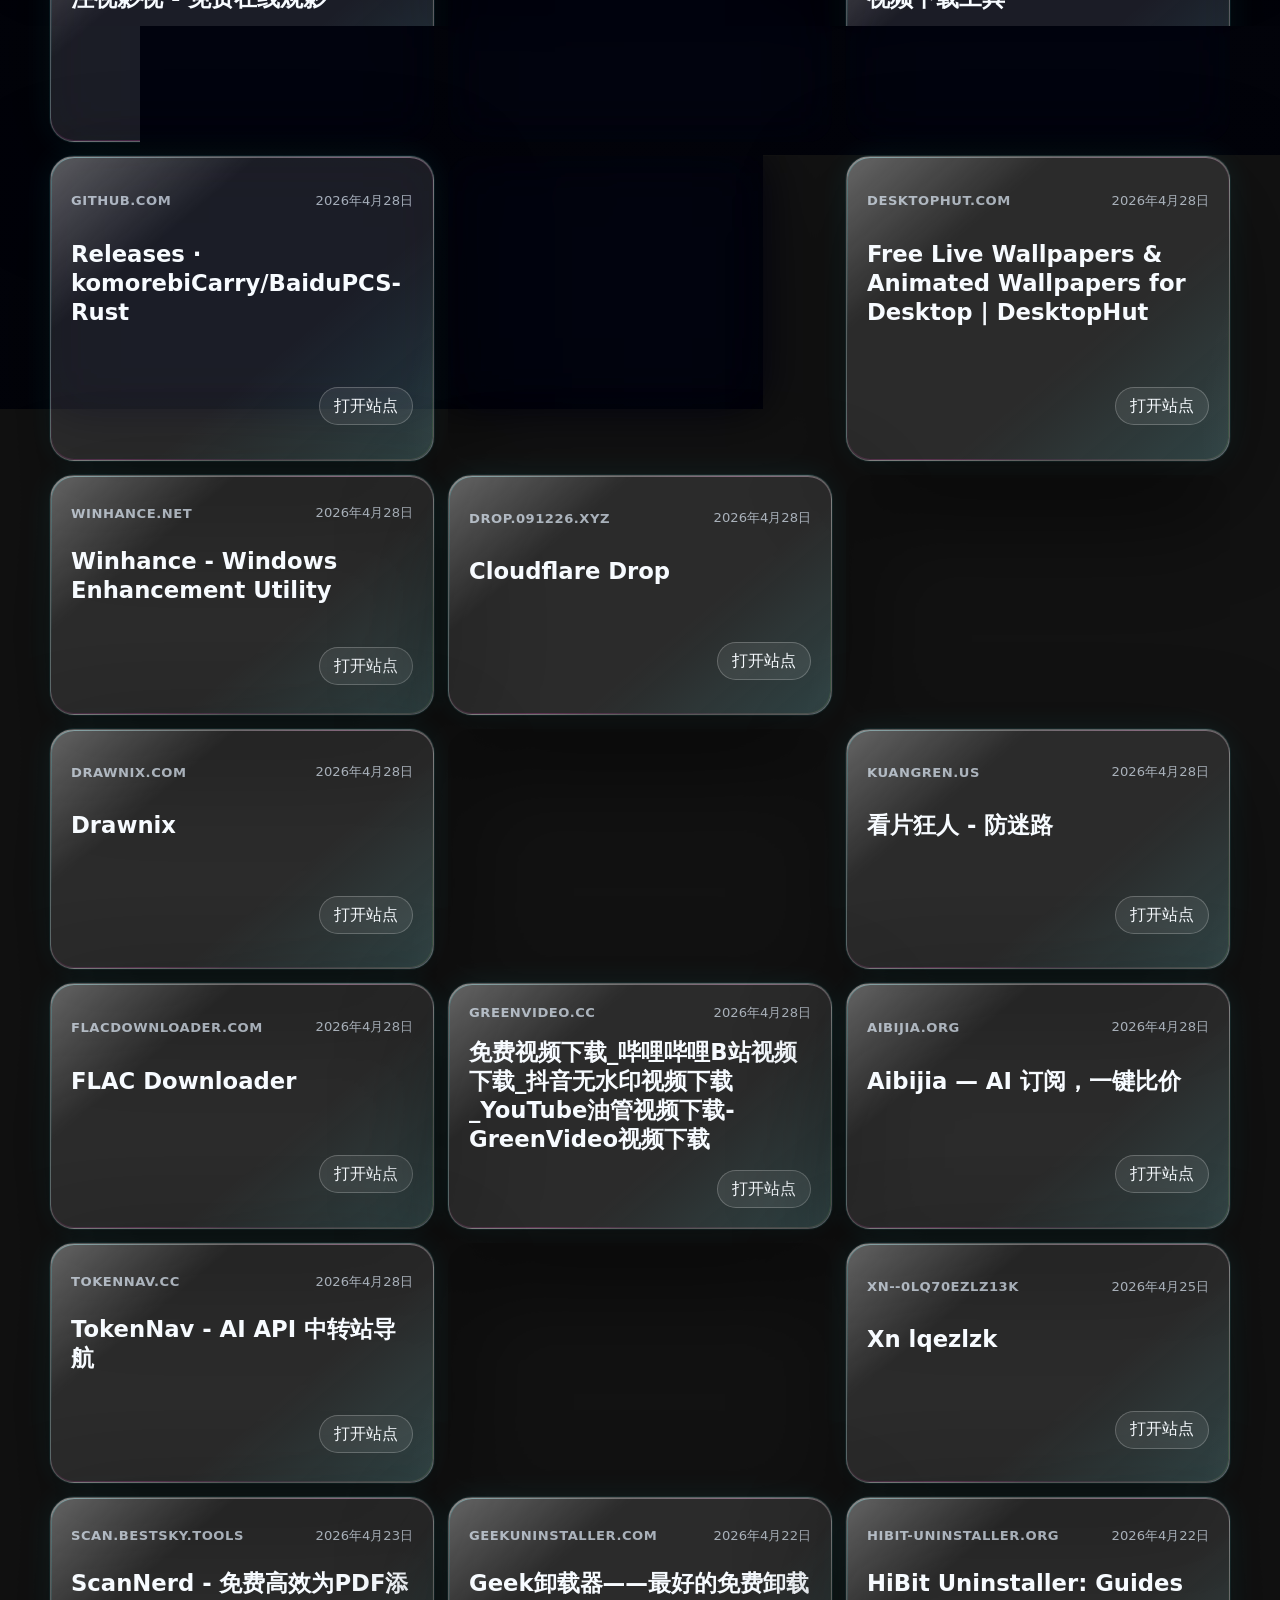
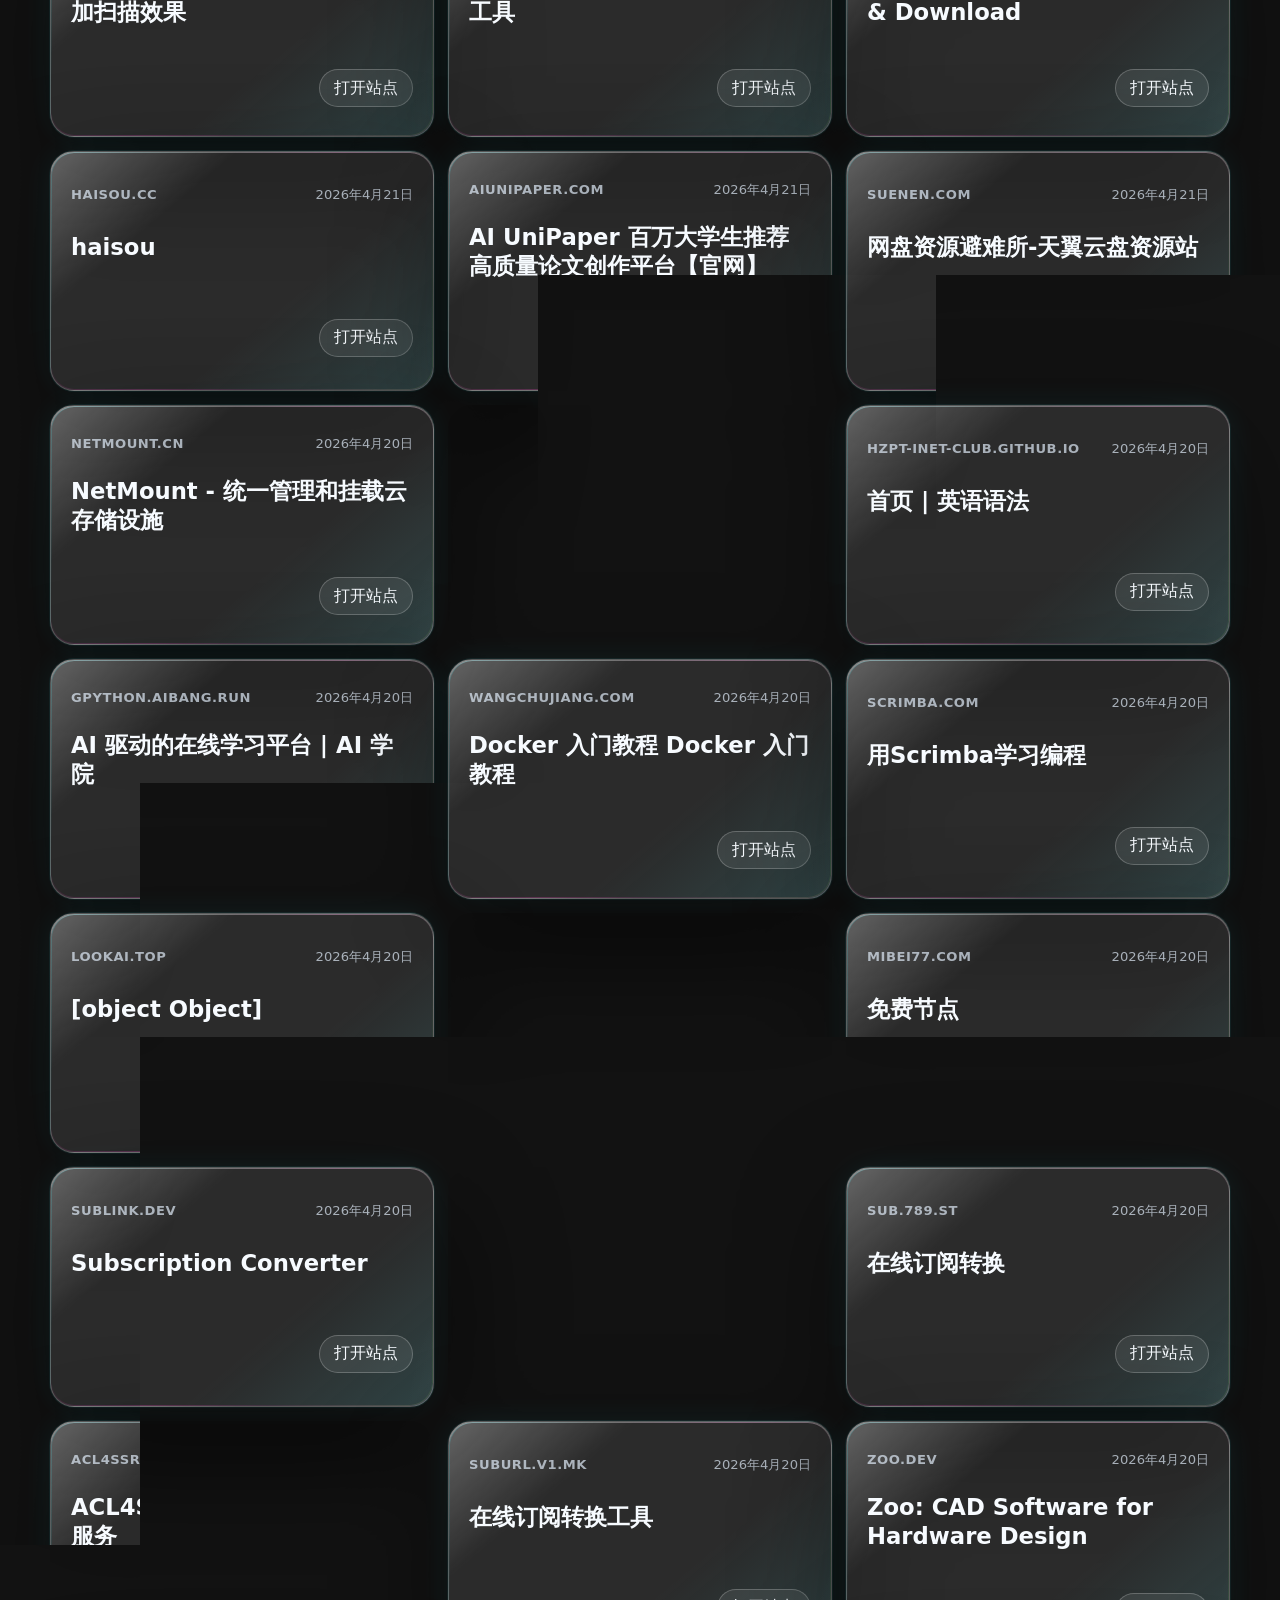
<file: bookmarks.html>
<!doctype html>
<html lang="zh-CN">
  <head>
    <meta charset="UTF-8" />
    <meta name="viewport" content="width=device-width, initial-scale=1.0" />
    <title>南安 | Public Bookmarks</title>
    <link rel="stylesheet" href="./styles.css?v=20260626s" />
  </head>
  <body class="bookmarks-page">
    <canvas id="aurora-canvas" aria-hidden="true"></canvas>
    <div class="plasma-field" aria-hidden="true">
      <span></span><span></span><span></span><span></span>
    </div>
    <div class="energy-grid" aria-hidden="true"></div>
    <div class="cursor-light" aria-hidden="true"></div>

    <header class="site-header glass-pill">
      <a class="brand" href="./index.html" aria-label="&#x8fd4;&#x56de;&#x9996;&#x9875;">
        <span class="brand-mark"><img src="./assets/avatar-liquid-signal.svg" alt="" /></span>
        <span>南安</span>
      </a>
      <nav class="nav-links" aria-label="&#x4e3b;&#x5bfc;&#x822a;">
        <a href="./index.html">&#x9996;&#x9875;</a>
        <a href="./bookmarks.html">&#x4e66;&#x7b7e;&#x9875;</a>
        <a href="https://github.com/nanan910" target="_blank" rel="noreferrer">GitHub</a>
      </nav>
      <button class="icon-button" id="theme-toggle" type="button" aria-hidden="true" hidden>O</button>
    </header>

    <main class="bookmarks-shell">
      <section class="bookmarks-hero liquid-card reveal">
        <p class="eyebrow">Raindrop Export</p>
        <h1>Bookmarks</h1>
        <p class="bookmarks-intro">
          &#x8fd9;&#x91cc;&#x4fdd;&#x7559;&#x4e3a;&#x4e66;&#x7b7e;&#x5907;&#x4efd;&#x9875;&#65292;&#x4e3b;&#x8981;&#x5c55;&#x793a;&#x5df2;&#x56de;&#x5230;&#x9996;&#x9875;&#x62bd;&#x5c49;&#x533a;&#30340;&#x516c;&#x5f00;&#x4e66;&#x7b7e;&#12290;
        </p>
        <div class="bookmarks-stats" aria-label="&#x4e66;&#x7b7e;&#x7edf;&#x8ba1;">
          <div class="glass-pill">
            <strong id="bookmark-total">0</strong>
            <span>&#x603b;&#x94fe;&#x63a5;</span>
          </div>
          <div class="glass-pill">
            <strong id="bookmark-sites">0</strong>
            <span>&#x6765;&#x6e90;&#x7ad9;&#x70b9;</span>
          </div>
          <div class="glass-pill">
            <strong id="bookmark-favorites">0</strong>
            <span>&#x5df2;&#x6807;&#x661f;</span>
          </div>
        </div>
      </section>

      <section class="bookmarks-tools liquid-card reveal" aria-label="&#x4e66;&#x7b7e;&#x7b5b;&#x9009;&#x63a7;&#x4ef6;">
        <div class="bookmarks-search">
          <label class="eyebrow" for="bookmark-search">&#x641c;&#x7d22;</label>
          <input
            id="bookmark-search"
            type="search"
            placeholder="&#x641c;&#x7d22;&#x6807;&#x9898;&#12289;&#64598;&#x8981;&#12289;&#x94fe;&#x63a5;&#25110;&#x7ad9;&#x70b9;"
            aria-label="&#x641c;&#x7d22;&#x4e66;&#x7b7e;"
          />
        </div>
        <div class="bookmarks-filter-head">
          <p class="eyebrow">&#x6765;&#x6e90;&#x7b5b;&#x9009;</p>
          <p id="bookmark-count" class="bookmarks-count">&#x5171; 0 &#x6761;</p>
        </div>
        <div id="bookmark-tags" class="tag-row bookmarks-tags" aria-label="&#x4e66;&#x7b7e;&#x6765;&#x6e90;&#x7b5b;&#x9009;"></div>
      </section>

      <section id="privacy-gate" class="privacy-gate liquid-card reveal" aria-label="&#x9690;&#x79c1;&#x4e66;&#x7b7e;&#x89e3;&#x9501;">
        <div>
          <p class="eyebrow">&#x9690;&#x79c1;&#x5206;&#x7c7b;</p>
          <h2>&#x9700;&#x8981;&#x5bc6;&#x7801;&#x624d;&#x80fd;&#x67e5;&#x770b;</h2>
          <p id="privacy-status">&#x5df2;&#x9690;&#x85cf;&#x53ef;&#x80fd;&#x4e0d;&#x9002;&#x5408;&#x516c;&#x5f00;&#x5c55;&#x793a;&#x7684;&#x94fe;&#x63a5;</p>
        </div>
        <div class="privacy-form">
          <input id="privacy-password" type="password" autocomplete="current-password" placeholder="&#x8f93;&#x5165;&#x8bbf;&#x95ee;&#x5bc6;&#x7801;" />
          <button id="privacy-submit" class="button" type="button">&#x89e3;&#x9501;</button>
          <button id="privacy-lock-toggle" class="button" type="button" hidden>&#x91cd;&#x65b0;&#x4e0a;&#x9501;</button>
        </div>
      </section>

      <section class="bookmarks-results reveal" aria-label="&#x4e66;&#x7b7e;&#x5217;&#x8868;">
        <div id="bookmark-grid" class="bookmark-grid"></div>
        <div id="bookmark-empty" class="bookmark-empty liquid-card" hidden>
          <p class="eyebrow">No Match</p>
          <h2>&#x6ca1;&#x6709;&#x627e;&#x5230;&#x5339;&#x914d;&#x7684;&#x4e66;&#x7b7e;</h2>
          <p>&#x53ef;&#x4ee5;&#x6362;&#x4e00;&#x4e2a;&#x5173;&#x952e;&#x8bcd;&#65292;&#x6216;&#x8005;&#x5207;&#x56de;&#x5168;&#x90e8;&#x6765;&#x6e90;&#x518d;&#x770b;&#x4e00;&#x904d;&#12290;</p>
        </div>
      </section>
    </main>

    <footer class="site-footer">
      <span>南安 / Public Bookmarks</span>
      <a href="./index.html">&#x8fd4;&#x56de;&#x9996;&#x9875;</a>
    </footer>

    <script src="./assets/bookmarks-data.js?v=20260702a"></script>
    <script src="./assets/private-bookmarks.js?v=20260702a"></script>
    <script src="./bookmarks.js?v=20260702a"></script>
  </body>
</html>
</file>
<file: styles.css>
:root {
  color-scheme: dark;
  --bg: #02030a;
  --text: #f7fbff;
  --muted: rgba(230, 241, 255, 0.68);
  --line: rgba(255, 255, 255, 0.22);
  --glass: rgba(255, 255, 255, 0.105);
  --glass-strong: rgba(255, 255, 255, 0.18);
  --cyan: #52f3ff;
  --pink: #ff4ecd;
  --lime: #9cff54;
  --amber: #ffe76a;
  --violet: #8a70ff;
  --mx: 50vw;
  --my: 30vh;
  font-family:
    Inter, ui-sans-serif, system-ui, -apple-system, BlinkMacSystemFont, "Segoe UI",
    "Microsoft YaHei", sans-serif;
}

:root.light {
  color-scheme: light;
  --bg: #eef5f8;
  --text: #111725;
  --muted: rgba(24, 33, 48, 0.68);
  --line: rgba(20, 32, 48, 0.18);
  --glass: rgba(255, 255, 255, 0.64);
  --glass-strong: rgba(255, 255, 255, 0.84);
  --surface-soft: rgba(255, 255, 255, 0.64);
  --surface-pill: rgba(255, 255, 255, 0.46);
  --surface-input: rgba(251, 253, 255, 0.94);
  --surface-elevated: rgba(255, 255, 255, 0.76);
  --surface-hero: rgba(248, 252, 255, 0.82);
  --shadow-soft: rgba(114, 144, 173, 0.14);
  --shadow-hero: rgba(142, 170, 192, 0.18);
}

* {
  box-sizing: border-box;
}

html {
  scroll-behavior: smooth;
  -webkit-text-size-adjust: 100%;
  -webkit-tap-highlight-color: transparent;
}

body {
  min-height: 100vh;
  margin: 0;
  background:
    radial-gradient(circle at var(--mx) var(--my), rgba(82, 243, 255, 0.35), transparent 22rem),
    radial-gradient(circle at 18% 14%, rgba(255, 78, 205, 0.35), transparent 28rem),
    radial-gradient(circle at 82% 10%, rgba(156, 255, 84, 0.2), transparent 24rem),
    linear-gradient(180deg, #080915 0%, var(--bg) 46%, #010207 100%);
  color: var(--text);
  overflow-x: hidden;
  text-rendering: optimizeLegibility;
  -webkit-font-smoothing: antialiased;
}

.desktop-fx body,
body.desktop-fx {
  background:
    radial-gradient(circle at var(--mx) var(--my), rgba(82, 243, 255, 0.38), transparent 20rem),
    radial-gradient(circle at 18% 14%, rgba(255, 78, 205, 0.34), transparent 26rem),
    radial-gradient(circle at 82% 10%, rgba(156, 255, 84, 0.22), transparent 22rem),
    linear-gradient(180deg, #080915 0%, var(--bg) 46%, #010207 100%);
}

.mobile-fx body,
body.mobile-fx {
  background:
    radial-gradient(circle at 50% 0%, rgba(82, 243, 255, 0.14), transparent 16rem),
    radial-gradient(circle at 100% 0%, rgba(255, 78, 205, 0.12), transparent 18rem),
    linear-gradient(180deg, #070913 0%, #05070f 44%, #02040a 100%);
}

body::before {
  position: fixed;
  inset: -20%;
  z-index: -5;
  content: "";
  background:
    conic-gradient(
      from 40deg at 30% 40%,
      rgba(82, 243, 255, 0.16),
      transparent,
      rgba(255, 78, 205, 0.18),
      transparent,
      rgba(156, 255, 84, 0.12),
      rgba(82, 243, 255, 0.16)
    );
  filter: blur(24px) saturate(1.5);
  animation: slow-spin 24s linear infinite;
}

.desktop-fx body::after,
body.desktop-fx::after {
  position: fixed;
  inset: -10%;
  z-index: -1;
  content: "";
  pointer-events: none;
  background:
    linear-gradient(115deg, transparent 0 34%, rgba(82, 243, 255, 0.18) 42%, transparent 52%),
    linear-gradient(72deg, transparent 0 56%, rgba(255, 78, 205, 0.14) 62%, transparent 72%),
    radial-gradient(circle at var(--mx) var(--my), rgba(255, 255, 255, 0.2), transparent 18rem);
  background-size: 180% 180%, 220% 220%, 100% 100%;
  filter: blur(2px) saturate(1.25);
  mix-blend-mode: screen;
  opacity: 0.72;
  animation: desktop-scan 11s ease-in-out infinite alternate;
}

.mobile-fx body::before,
body.mobile-fx::before {
  inset: -8%;
  background:
    radial-gradient(circle at 50% 12%, rgba(82, 243, 255, 0.16), transparent 24rem),
    radial-gradient(circle at 88% 8%, rgba(255, 78, 205, 0.12), transparent 18rem);
  filter: blur(20px) saturate(1.05);
  animation: none;
}

a {
  color: inherit;
  text-decoration: none;
  -webkit-tap-highlight-color: transparent;
}

button,
input,
textarea {
  font: inherit;
  -webkit-tap-highlight-color: transparent;
}

#aurora-canvas {
  position: fixed;
  inset: 0;
  z-index: -4;
  width: 100%;
  height: 100%;
  transform: translateZ(0);
  backface-visibility: hidden;
}

.plasma-field {
  position: fixed;
  inset: 0;
  z-index: -3;
  overflow: hidden;
  pointer-events: none;
  filter: blur(18px) saturate(1.35);
  transform: translateZ(0);
  backface-visibility: hidden;
}

.plasma-field span {
  position: absolute;
  width: 34vw;
  aspect-ratio: 1;
  border-radius: 44% 56% 62% 38% / 42% 44% 56% 58%;
  mix-blend-mode: screen;
  opacity: 0.58;
  animation: morph 10s ease-in-out infinite alternate;
}

.plasma-field span:nth-child(1) {
  left: -8vw;
  top: 10vh;
  background: rgba(82, 243, 255, 0.35);
}

.plasma-field span:nth-child(2) {
  right: -8vw;
  top: 0;
  background: rgba(255, 78, 205, 0.34);
  animation-delay: -3s;
}

.plasma-field span:nth-child(3) {
  left: 35vw;
  bottom: 8vh;
  background: rgba(156, 255, 84, 0.22);
  animation-delay: -5s;
}

.plasma-field span:nth-child(4) {
  right: 18vw;
  bottom: -12vh;
  background: rgba(138, 112, 255, 0.34);
  animation-delay: -7s;
}

.mobile-fx .plasma-field span:nth-child(1),
.mobile-fx .plasma-field span:nth-child(2) {
  width: 42vw;
  opacity: 0.34;
  animation-duration: 16s;
}

.energy-grid {
  position: fixed;
  inset: 0;
  z-index: -2;
  pointer-events: none;
  opacity: 0.32;
  background-image:
    linear-gradient(rgba(82, 243, 255, 0.11) 1px, transparent 1px),
    linear-gradient(90deg, rgba(255, 78, 205, 0.1) 1px, transparent 1px),
    radial-gradient(circle at var(--mx) var(--my), rgba(255, 255, 255, 0.35), transparent 16rem);
  background-size: 58px 58px, 58px 58px, 100% 100%;
  mask-image: radial-gradient(circle at center, black 0, transparent 78%);
  animation: grid-drift 12s linear infinite;
  transform: translateZ(0);
  backface-visibility: hidden;
}

.desktop-fx .energy-grid {
  opacity: 0.44;
  background-image:
    linear-gradient(rgba(82, 243, 255, 0.14) 1px, transparent 1px),
    linear-gradient(90deg, rgba(255, 78, 205, 0.12) 1px, transparent 1px),
    linear-gradient(115deg, transparent 0 48%, rgba(255, 255, 255, 0.15) 50%, transparent 52%),
    radial-gradient(circle at var(--mx) var(--my), rgba(255, 255, 255, 0.42), transparent 18rem);
  background-size: 52px 52px, 52px 52px, 220px 220px, 100% 100%;
  animation:
    grid-drift 9s linear infinite,
    desktop-grid-pulse 5s ease-in-out infinite alternate;
}

.mobile-fx .energy-grid {
  background-image:
    linear-gradient(rgba(82, 243, 255, 0.06) 1px, transparent 1px),
    radial-gradient(circle at 50% 12%, rgba(255, 255, 255, 0.12), transparent 14rem);
  background-size: 72px 72px, 100% 100%;
  mask-image: linear-gradient(180deg, black 0, rgba(0, 0, 0, 0.2) 45%, transparent 100%);
}

.cursor-light {
  position: fixed;
  left: var(--mx);
  top: var(--my);
  z-index: 10;
  width: 22rem;
  height: 22rem;
  pointer-events: none;
  border-radius: 50%;
  background:
    radial-gradient(
      circle,
      rgba(255, 255, 255, 0.36),
      rgba(82, 243, 255, 0.18) 28%,
      rgba(255, 78, 205, 0.12) 48%,
      transparent 72%
    );
  filter: blur(10px);
  transform: translate(-50%, -50%);
  mix-blend-mode: screen;
}

.desktop-fx .cursor-light {
  width: 28rem;
  height: 28rem;
  background:
    radial-gradient(
      circle,
      rgba(255, 255, 255, 0.42),
      rgba(82, 243, 255, 0.24) 24%,
      rgba(255, 78, 205, 0.16) 44%,
      transparent 72%
    );
  filter: blur(8px);
}

.glass-pill,
.liquid-card,
.fold-panel,
.post-row {
  position: relative;
  border: 1px solid var(--line);
  background:
    linear-gradient(140deg, rgba(255, 255, 255, 0.28), transparent 28%),
    linear-gradient(320deg, rgba(82, 243, 255, 0.12), transparent 38%),
    var(--glass);
  box-shadow:
    0 28px 90px rgba(0, 0, 0, 0.42),
    inset 0 1px 0 rgba(255, 255, 255, 0.28),
    inset 0 -1px 0 rgba(255, 255, 255, 0.08);
  backdrop-filter: blur(26px) saturate(1.65);
  -webkit-backdrop-filter: blur(26px) saturate(1.65);
  transform: translateZ(0);
}

.desktop-fx .glass-pill,
.desktop-fx .liquid-card,
.desktop-fx .fold-panel,
.desktop-fx .post-row {
  box-shadow:
    0 34px 110px rgba(0, 0, 0, 0.46),
    0 0 0 1px rgba(82, 243, 255, 0.08),
    0 0 34px rgba(82, 243, 255, 0.08),
    inset 0 1px 0 rgba(255, 255, 255, 0.32),
    inset 0 -1px 0 rgba(255, 78, 205, 0.1);
}

.desktop-fx .glass-pill::before,
.desktop-fx .liquid-card::before,
.desktop-fx .fold-panel::before,
.desktop-fx .post-row::before {
  position: absolute;
  inset: 0;
  z-index: 0;
  content: "";
  pointer-events: none;
  border-radius: inherit;
  padding: 1px;
  background: linear-gradient(130deg, rgba(82, 243, 255, 0.55), transparent 28%, rgba(255, 78, 205, 0.42), transparent 72%, rgba(156, 255, 84, 0.32));
  opacity: 0.38;
  mask:
    linear-gradient(#000 0 0) content-box,
    linear-gradient(#000 0 0);
  mask-composite: exclude;
  -webkit-mask:
    linear-gradient(#000 0 0) content-box,
    linear-gradient(#000 0 0);
  -webkit-mask-composite: xor;
}

.mobile-fx .glass-pill,
.mobile-fx .liquid-card,
.mobile-fx .fold-panel,
.mobile-fx .post-row {
  background:
    linear-gradient(140deg, rgba(255, 255, 255, 0.18), transparent 28%),
    linear-gradient(320deg, rgba(82, 243, 255, 0.06), transparent 38%),
    rgba(9, 13, 22, 0.72);
  border-color: rgba(255, 255, 255, 0.14);
}

.mobile-fx.fx-stable .glass-pill,
.mobile-fx.fx-stable .liquid-card,
.mobile-fx.fx-stable .fold-panel,
.mobile-fx.fx-stable .post-row,
.mobile-fx.fx-warming .glass-pill,
.mobile-fx.fx-warming .liquid-card,
.mobile-fx.fx-warming .fold-panel,
.mobile-fx.fx-warming .post-row {
  background:
    linear-gradient(150deg, rgba(255, 255, 255, 0.12), transparent 26%),
    linear-gradient(320deg, rgba(82, 243, 255, 0.04), transparent 40%),
    rgba(10, 14, 24, 0.88);
  border-color: rgba(255, 255, 255, 0.12);
  box-shadow:
    0 14px 34px rgba(0, 0, 0, 0.2),
    inset 0 1px 0 rgba(255, 255, 255, 0.12);
  backdrop-filter: none;
  -webkit-backdrop-filter: none;
}

:root.light .glass-pill,
:root.light .liquid-card,
:root.light .fold-panel,
:root.light .post-row {
  background:
    linear-gradient(145deg, rgba(255, 255, 255, 0.92), rgba(255, 255, 255, 0.62) 42%, rgba(225, 241, 247, 0.74)),
    linear-gradient(320deg, rgba(82, 243, 255, 0.08), transparent 40%),
    var(--glass);
  border-color: rgba(150, 173, 193, 0.26);
  box-shadow:
    0 18px 48px var(--shadow-soft),
    inset 0 1px 0 rgba(255, 255, 255, 0.9),
    inset 0 -1px 0 rgba(197, 214, 227, 0.28);
}

.glass-pill::after,
.liquid-card::after,
.fold-panel::after,
.post-row::after {
  position: absolute;
  inset: 0;
  content: "";
  pointer-events: none;
  border-radius: inherit;
  background: radial-gradient(circle at var(--mx) var(--my), rgba(255, 255, 255, 0.3), transparent 18rem);
  opacity: 0.62;
}

.fx-stable body::before,
.fx-warming body::before {
  opacity: 0.24;
  filter: blur(10px) saturate(0.96);
}

.fx-stable .plasma-field,
.fx-warming .plasma-field {
  opacity: 0.18;
  filter: blur(5px) saturate(0.92);
}

.fx-stable .energy-grid,
.fx-warming .energy-grid {
  opacity: 0.06;
}

.site-header {
  position: sticky;
  top: 18px;
  z-index: 20;
  display: flex;
  align-items: center;
  justify-content: space-between;
  width: min(1180px, calc(100% - 32px));
  min-height: 62px;
  margin: 18px auto 0;
  padding: 10px 12px 10px 18px;
  border-radius: 999px;
}

.brand,
.nav-links,
.tag-row,
.contact-grid,
.status-rail,
.console-tools,
.mini-lab {
  display: flex;
  align-items: center;
}

.brand {
  gap: 10px;
  font-weight: 820;
}

.brand-mark {
  display: grid;
  width: 38px;
  height: 38px;
  place-items: center;
  border-radius: 50%;
  background: linear-gradient(135deg, var(--cyan), var(--pink));
  color: #061018;
  font-size: 0.78rem;
  overflow: hidden;
}

.brand-mark img {
  display: block;
  width: 100%;
  height: 100%;
  object-fit: cover;
}

.nav-links {
  gap: 8px;
}

.mobile-quick-links {
  display: none;
}

.nav-links-pills {
  padding: 4px;
  border: 1px solid rgba(255, 255, 255, 0.12);
  border-radius: 999px;
  background:
    linear-gradient(90deg, rgba(120, 193, 255, 0.32), rgba(181, 115, 255, 0.28)),
    rgba(255, 255, 255, 0.05);
  box-shadow:
    inset 0 1px 0 rgba(255, 255, 255, 0.18),
    0 14px 28px rgba(58, 44, 110, 0.18);
}

.nav-links a,
.mobile-quick-links a,
.icon-button,
.tag,
.button,
.contact-grid a {
  min-height: 38px;
  border: 1px solid var(--line);
  border-radius: 999px;
  background: rgba(255, 255, 255, 0.08);
  color: var(--text);
}

:root.light .nav-links a,
:root.light .mobile-quick-links a,
:root.light .icon-button,
:root.light .tag,
:root.light .button,
:root.light .contact-grid a {
  background:
    linear-gradient(180deg, rgba(255, 255, 255, 0.78), rgba(244, 249, 252, 0.58)),
    var(--surface-pill);
  border-color: rgba(150, 174, 196, 0.24);
  box-shadow: inset 0 1px 0 rgba(255, 255, 255, 0.78);
}

.nav-links a {
  display: inline-flex;
  align-items: center;
  padding: 0 14px;
  color: var(--muted);
}

.nav-links-pills a {
  min-width: 88px;
  justify-content: center;
  padding: 0 18px;
  border-color: rgba(255, 255, 255, 0.2);
  background: rgba(255, 255, 255, 0.08);
  color: rgba(245, 248, 255, 0.92);
}

.nav-links a:hover,
.mobile-quick-links a:hover,
.contact-grid a:hover,
.tag.is-active {
  color: var(--text);
  background: rgba(82, 243, 255, 0.18);
}

.icon-button {
  display: grid;
  width: 42px;
  place-items: center;
  cursor: pointer;
}

#theme-toggle {
  display: none;
}

main {
  width: min(1180px, calc(100% - 32px));
  margin: 0 auto;
}

.hero {
  display: grid;
  grid-template-columns: repeat(2, minmax(0, 1fr));
  gap: 22px;
  min-height: calc(100vh - 92px);
  align-items: stretch;
  padding: 48px 0 20px;
}

.liquid-card {
  border-radius: 30px;
  overflow: hidden;
}

.identity-card {
  display: grid;
  min-height: min(720px, calc(100vh - 160px));
  align-content: center;
  padding: clamp(24px, 4.6vw, 48px);
}

.identity-card::before {
  position: absolute;
  inset: auto 10% -18% 10%;
  height: 42%;
  content: "";
  border-radius: 50%;
  background: radial-gradient(circle, rgba(82, 243, 255, 0.16), rgba(255, 78, 205, 0.08) 46%, transparent 72%);
  filter: blur(28px);
  opacity: 0.9;
  pointer-events: none;
}

.avatar-stage {
  position: relative;
  display: grid;
  width: min(260px, 68vw);
  aspect-ratio: 1;
  place-items: center;
  margin: 0 auto 28px;
}

.avatar-stage::before {
  position: absolute;
  inset: 18% 12% 10%;
  content: "";
  border-radius: 50%;
  background: radial-gradient(circle, rgba(82, 243, 255, 0.2), rgba(138, 112, 255, 0.08) 42%, transparent 68%);
  filter: blur(26px);
  transform: translateY(14px);
}

.avatar-orbit {
  position: absolute;
  inset: 0;
  border-radius: 50%;
  background: conic-gradient(from 0deg, var(--cyan), var(--pink), var(--lime), var(--violet), var(--cyan));
  filter: blur(2px);
  animation: slow-spin 8s linear infinite;
}

.avatar-orbit::after {
  position: absolute;
  inset: 12px;
  content: "";
  border-radius: 50%;
  background: var(--bg);
}

.avatar {
  position: relative;
  z-index: 1;
  display: block;
  width: 78%;
  height: 78%;
  border: 1px solid rgba(255, 255, 255, 0.28);
  border-radius: 38% 62% 44% 56% / 48% 40% 60% 52%;
  background: rgba(7, 16, 30, 0.5);
  box-shadow:
    inset 0 0 42px rgba(255, 255, 255, 0.2),
    0 24px 70px rgba(82, 243, 255, 0.22);
  animation: avatar-morph 6s ease-in-out infinite alternate;
  overflow: hidden;
}

.avatar img {
  display: block;
  width: 100%;
  height: 100%;
  object-fit: cover;
  mix-blend-mode: screen;
  transform: scale(1.04);
}

.eyebrow {
  margin: 0 0 12px;
  color: var(--muted);
  font-size: 0.78rem;
  font-weight: 800;
  letter-spacing: 0.08em;
  text-transform: uppercase;
}

h1,
h2,
h3,
p {
  margin-top: 0;
}

h1 {
  margin-bottom: 10px;
  font-size: clamp(4rem, 10vw, 8.5rem);
  line-height: 0.9;
  letter-spacing: 0;
}

h2 {
  margin-bottom: 14px;
  font-size: clamp(2.1rem, 5vw, 5.2rem);
  line-height: 0.96;
  letter-spacing: 0;
}

h3 {
  margin-bottom: 8px;
}

.hero-text,
.signature-panel p,
.fold-content p,
.post-row p,
.project-chip p,
.lab-wall p,
.contact-copy {
  color: var(--muted);
  line-height: 1.7;
}

.contact-grid {
  flex-wrap: wrap;
  gap: 9px;
  margin-top: 24px;
}

.contact-grid a {
  display: inline-flex;
  align-items: center;
  justify-content: center;
  padding: 0 13px;
  font-size: 0.92rem;
  box-shadow:
    inset 0 1px 0 rgba(255, 255, 255, 0.16),
    0 10px 24px rgba(0, 0, 0, 0.12);
}

.hero-side {
  display: grid;
  gap: 18px;
}

.signature-panel {
  display: grid;
  min-height: min(720px, calc(100vh - 160px));
  align-content: center;
  padding: clamp(32px, 5vw, 64px);
}

:root.light .identity-card,
:root.light .signature-panel,
:root.light .status-rail div,
:root.light .writing-console,
:root.light .contact-panel,
:root.light .service-grid article {
  background:
    linear-gradient(145deg, rgba(255, 255, 255, 0.92), rgba(244, 249, 253, 0.72) 44%, rgba(229, 240, 246, 0.84)),
    var(--surface-soft);
  box-shadow:
    0 18px 44px var(--shadow-soft),
    inset 0 1px 0 rgba(255, 255, 255, 0.88),
    inset 0 -1px 0 rgba(201, 217, 229, 0.22);
}

:root.light .identity-card,
:root.light .signature-panel {
  background:
    linear-gradient(150deg, rgba(255, 255, 255, 0.96), rgba(247, 251, 255, 0.74) 46%, rgba(228, 239, 246, 0.86)),
    var(--surface-hero);
  box-shadow:
    0 24px 56px var(--shadow-hero),
    inset 0 1px 0 rgba(255, 255, 255, 0.94),
    inset 0 -1px 0 rgba(202, 218, 232, 0.2);
}

.signature-panel h2 {
  max-width: 800px;
}

.identity-card h1,
.identity-card .hero-text {
  width: 100%;
  text-align: center;
}

.identity-card h1 {
  width: fit-content;
  margin: 0 auto 12px;
  padding: 0 0.08em;
  background: linear-gradient(115deg, #ffffff 0%, #b7fff7 34%, #ff7ee7 68%, #ffffff 100%);
  background-size: 190% 100%;
  -webkit-background-clip: text;
  background-clip: text;
  color: transparent;
  font-family: "STXingkai", "KaiTi", "Ma Shan Zheng", "Noto Serif SC", serif;
  font-style: italic;
  font-weight: 900;
  letter-spacing: 0;
  text-shadow:
    0 16px 38px rgba(82, 243, 255, 0.22),
    0 2px 0 rgba(255, 255, 255, 0.08);
  transform: rotate(-2deg) skewX(-4deg);
  animation: title-sheen 7s ease-in-out infinite alternate;
}

.identity-card .hero-text {
  max-width: 520px;
  margin-right: auto;
  margin-left: auto;
}

.identity-card .contact-grid {
  justify-content: center;
}

.welcome-title {
  display: block;
  max-width: min(100%, 820px);
  margin-right: auto;
  margin-bottom: 18px;
  margin-left: auto;
  color: var(--text);
  font-family:
    Inter, ui-sans-serif, system-ui, -apple-system, BlinkMacSystemFont, "Segoe UI",
    "Microsoft YaHei", sans-serif;
  font-size: clamp(2.45rem, 4.5vw, 4.4rem);
  font-style: normal;
  font-weight: 900;
  line-height: 1.18;
  text-align: center;
  text-wrap: balance;
  text-shadow:
    0 12px 36px rgba(82, 243, 255, 0.18),
    0 2px 0 rgba(255, 255, 255, 0.08);
}

.welcome-subtitle {
  max-width: 760px;
  font-size: clamp(1rem, 1.8vw, 1.28rem);
}

.daily-quote {
  display: grid;
  gap: 8px;
  max-width: 620px;
  min-height: 142px;
  margin-top: clamp(18px, 3vw, 34px);
  padding: 18px 20px;
  border: 1px solid rgba(255, 255, 255, 0.14);
  border-radius: 22px;
  background:
    linear-gradient(135deg, rgba(82, 243, 255, 0.12), transparent 42%),
    linear-gradient(315deg, rgba(255, 78, 205, 0.1), transparent 48%),
    rgba(255, 255, 255, 0.05);
}

.daily-quote-label,
.daily-quote-source {
  margin: 0;
  color: var(--muted);
  font-size: 0.84rem;
}

.daily-quote-label {
  color: var(--cyan);
  font-weight: 800;
}

.daily-quote-text {
  min-height: 3.6em;
  margin: 0;
  color: var(--text);
  font-size: clamp(1.08rem, 2vw, 1.48rem);
  line-height: 1.62;
}

.daily-quote-text::after {
  content: "";
  display: inline-block;
  width: 0.58em;
  height: 1em;
  margin-left: 4px;
  border-right: 2px solid var(--cyan);
  transform: translateY(0.16em);
  animation: quote-caret 820ms steps(2, start) infinite;
}

.daily-quote-text.is-complete::after {
  opacity: 0;
  animation: none;
}

.status-rail {
  gap: 12px;
}

.status-rail div {
  flex: 1;
  min-height: 104px;
  padding: 18px;
  border-radius: 24px;
  background: linear-gradient(135deg, rgba(255, 255, 255, 0.16), rgba(255, 255, 255, 0.05));
  border: 1px solid var(--line);
  backdrop-filter: blur(18px);
}

.status-rail strong {
  display: block;
  font-size: 2.2rem;
}

.status-rail span,
summary em,
.post-row em,
.project-chip em {
  color: var(--muted);
  font-size: 0.88rem;
  font-style: normal;
}

.fold-stack {
  display: grid;
  gap: 14px;
  margin: 28px 0 112px;
}

.fold-panel,
.post-row {
  border-radius: 24px;
  overflow: clip;
}

summary {
  position: relative;
  z-index: 1;
  display: grid;
  grid-template-columns: 58px minmax(0, 1fr) minmax(190px, auto) 30px;
  gap: 16px;
  align-items: center;
  min-height: 74px;
  padding: 16px 20px;
  cursor: pointer;
  list-style: none;
  touch-action: manipulation;
  -webkit-tap-highlight-color: transparent;
  user-select: none;
  -webkit-user-select: none;
}

summary::-webkit-details-marker {
  display: none;
}

summary span {
  display: grid;
  width: 44px;
  height: 44px;
  place-items: center;
  border-radius: 16px;
  background: linear-gradient(135deg, rgba(82, 243, 255, 0.26), rgba(255, 78, 205, 0.2));
  font-weight: 900;
}

summary strong {
  min-width: 0;
  font-size: 1.08rem;
}

.fold-content {
  position: relative;
  z-index: 1;
  padding: 0 20px 22px 94px;
  animation: fold-in 300ms ease both;
}

.focus-cloud {
  display: flex;
  flex-wrap: wrap;
  gap: 10px;
}

.focus-cloud span {
  padding: 10px 13px;
  border: 1px solid var(--line);
  border-radius: 999px;
  background: rgba(255, 255, 255, 0.08);
}

.service-grid {
  display: grid;
  grid-template-columns: repeat(3, minmax(0, 1fr));
  gap: 12px;
}

.service-grid article {
  min-height: 130px;
  padding: 16px;
  border: 1px solid var(--line);
  border-radius: 18px;
  background: rgba(255, 255, 255, 0.07);
}

.timeline p {
  margin-bottom: 8px;
}

.section-head {
  margin-bottom: 20px;
}

.writing-console {
  padding: 18px;
}

.ai-radar-head {
  margin-top: 10px;
}

.ai-radar-head h2,
#bookmarks .eyebrow {
  background: linear-gradient(90deg, #ffffff 0%, #52f3ff 38%, #ff4ecd 76%, #ffffff 100%);
  background-size: 180% 100%;
  -webkit-background-clip: text;
  background-clip: text;
  color: transparent;
  text-shadow: 0 18px 48px rgba(82, 243, 255, 0.18);
}

.ai-radar-head h2,
#bookmarks .eyebrow {
  animation: title-sheen 8s ease-in-out infinite alternate;
}

@keyframes title-sheen {
  from {
    background-position: 0% 50%;
  }

  to {
    background-position: 100% 50%;
  }
}

.ai-radar-panel {
  display: grid;
  gap: 18px;
  margin-bottom: 104px;
  padding: clamp(20px, 3vw, 30px);
  border-color: rgba(82, 243, 255, 0.22);
  background:
    linear-gradient(135deg, rgba(82, 243, 255, 0.14), transparent 36%),
    linear-gradient(315deg, rgba(255, 78, 205, 0.1), transparent 44%),
    rgba(255, 255, 255, 0.055);
}

.ai-radar-toolbar {
  display: flex;
  align-items: center;
  justify-content: space-between;
  gap: 16px;
}

.ai-radar-kicker,
.ai-radar-status {
  margin: 0;
}

.ai-radar-kicker {
  color: var(--text);
  font-size: clamp(1.05rem, 2vw, 1.35rem);
  font-weight: 900;
}

.ai-radar-status {
  margin-top: 6px;
  color: var(--muted);
  line-height: 1.6;
}

.ai-radar-grid {
  display: grid;
  grid-template-columns: repeat(3, minmax(0, 1fr));
  gap: 12px;
}

.ai-hot-card {
  display: grid;
  min-height: 172px;
  align-content: start;
  gap: 10px;
  padding: 16px;
  border: 1px solid rgba(255, 255, 255, 0.12);
  border-radius: 22px;
  background:
    linear-gradient(145deg, rgba(255, 255, 255, 0.1), transparent 38%),
    rgba(255, 255, 255, 0.045);
}

.ai-hot-card span {
  width: fit-content;
  padding: 6px 10px;
  border: 1px solid rgba(82, 243, 255, 0.22);
  border-radius: 999px;
  color: var(--cyan);
  font-size: 0.78rem;
  font-weight: 850;
}

.ai-hot-card h3,
.ai-hot-card p {
  margin: 0;
}

.ai-hot-card h3 {
  font-size: 1.05rem;
  line-height: 1.36;
}

.ai-hot-card p {
  color: var(--muted);
  line-height: 1.58;
}

.ai-hot-card a {
  color: var(--text);
}

.ai-source-strip {
  display: flex;
  flex-wrap: wrap;
  gap: 8px;
}

.ai-source-strip span {
  padding: 8px 11px;
  border: 1px solid rgba(255, 255, 255, 0.12);
  border-radius: 999px;
  color: var(--muted);
  background: rgba(255, 255, 255, 0.055);
  font-size: 0.86rem;
}

.console-tools {
  justify-content: space-between;
  gap: 12px;
  margin-bottom: 16px;
}

input,
textarea {
  min-width: 0;
  min-height: 46px;
  border: 1px solid var(--line);
  background: rgba(255, 255, 255, 0.1);
  color: var(--text);
  outline: none;
  padding: 0 16px;
}

input {
  border-radius: 999px;
}

textarea {
  min-height: 128px;
  resize: vertical;
  border-radius: 24px;
  padding: 16px;
  line-height: 1.65;
}

:root.light input,
:root.light textarea {
  background:
    linear-gradient(180deg, rgba(255, 255, 255, 0.98), rgba(245, 249, 253, 0.92)),
    var(--surface-input);
  border-color: rgba(155, 177, 198, 0.26);
  color: #182131;
  box-shadow:
    inset 0 1px 0 rgba(255, 255, 255, 0.92),
    0 10px 24px rgba(180, 198, 216, 0.08);
}

:root.light input::placeholder,
:root.light textarea::placeholder {
  color: rgba(74, 89, 111, 0.58);
}

input:focus,
textarea:focus {
  border-color: rgba(82, 243, 255, 0.75);
  box-shadow: 0 0 0 4px rgba(82, 243, 255, 0.16);
}

:root.light input:focus,
:root.light textarea:focus {
  border-color: rgba(113, 198, 219, 0.42);
  box-shadow:
    0 0 0 4px rgba(121, 215, 227, 0.08),
    0 12px 28px rgba(143, 197, 212, 0.12);
}

.console-tools input {
  flex: 1;
}

.tag-row {
  flex-wrap: wrap;
  gap: 8px;
}

.tag {
  padding: 0 14px;
  cursor: pointer;
}

:root.light .tag.is-active,
:root.light .nav-links a:hover,
:root.light .contact-grid a:hover {
  background:
    linear-gradient(180deg, rgba(255, 255, 255, 0.86), rgba(236, 247, 251, 0.72)),
    rgba(130, 224, 233, 0.14);
  border-color: rgba(122, 189, 205, 0.24);
}

.post-accordion,
.project-dock {
  display: grid;
  gap: 12px;
}

.post-row summary {
  grid-template-columns: 86px minmax(0, 1fr) 54px 30px;
}

.post-row p,
.project-chip p {
  position: relative;
  z-index: 1;
  margin: 0;
  padding: 0 20px 20px 106px;
  animation: fold-in 280ms ease both;
}

.post-row.is-hidden {
  display: none;
}

.project-dock {
  margin-bottom: 104px;
}

.bookmarks-home {
  margin-bottom: 104px;
  padding: clamp(22px, 3vw, 32px);
}

.bookmarks-home-head {
  display: grid;
  grid-template-columns: minmax(0, 1fr) auto;
  gap: 18px;
  align-items: start;
  margin-bottom: 18px;
}

.bookmarks-home-copy {
  max-width: 780px;
  margin: 0;
  color: var(--muted);
  line-height: 1.76;
}

.bookmarks-home-actions {
  display: flex;
  flex-wrap: wrap;
  gap: 10px 12px;
  align-items: center;
  margin-top: 14px;
}

.bookmarks-home-note {
  color: var(--muted);
  font-size: 0.92rem;
}

.bookmarks-home-stats {
  display: grid;
  grid-template-columns: repeat(2, minmax(96px, 1fr));
  gap: 10px;
}

.bookmarks-home-stats .glass-pill {
  display: grid;
  gap: 4px;
  min-height: 92px;
  padding: 14px 16px;
  border-radius: 20px;
}

.bookmarks-home-stats strong {
  font-size: 1.9rem;
}

.bookmark-drawers {
  display: grid;
  gap: 12px;
}

.bookmark-drawer {
  overflow: clip;
  border-radius: 26px;
}

.bookmark-drawer-toggle {
  position: relative;
  z-index: 1;
  display: grid;
  width: 100%;
  grid-template-columns: 58px minmax(0, 1fr) minmax(190px, auto) 30px;
  gap: 16px;
  align-items: center;
  min-height: 76px;
  padding: 16px 20px;
  border: 0;
  background: transparent;
  color: inherit;
  text-align: left;
  cursor: pointer;
  touch-action: manipulation;
  -webkit-tap-highlight-color: transparent;
  user-select: none;
  -webkit-user-select: none;
}

.bookmark-drawer-toggle::after {
  content: "+";
  justify-self: end;
  display: grid;
  width: 30px;
  height: 30px;
  place-items: center;
  border-radius: 50%;
  background: rgba(255, 255, 255, 0.12);
  color: var(--cyan);
  font-weight: 900;
  transition: transform 240ms ease;
}

.bookmark-drawer.is-open .bookmark-drawer-toggle::after {
  transform: rotate(45deg);
}

.bookmark-drawer-toggle span {
  display: grid;
  width: 44px;
  height: 44px;
  place-items: center;
  border-radius: 16px;
  background: linear-gradient(135deg, rgba(82, 243, 255, 0.26), rgba(255, 78, 205, 0.2));
  font-weight: 900;
}

.bookmark-drawer-toggle strong {
  min-width: 0;
  font-size: 1.08rem;
  line-height: 1.35;
  word-break: keep-all;
  overflow-wrap: anywhere;
}

.bookmark-drawer-toggle em {
  min-width: 0;
  color: var(--muted);
  font-style: normal;
  line-height: 1.45;
  overflow-wrap: anywhere;
}

.bookmark-drawer-private {
  border-color: rgba(255, 231, 106, 0.22);
  background:
    linear-gradient(135deg, rgba(255, 231, 106, 0.11), transparent 36%),
    linear-gradient(315deg, rgba(255, 78, 205, 0.12), transparent 42%),
    rgba(255, 255, 255, 0.04);
}

.bookmark-drawer-private .bookmark-drawer-toggle::after {
  content: "!";
  color: #ffe76a;
  transform: none;
}
}

.bookmark-fold-stage {
  overflow: hidden;
}

.bookmark-fold-content {
  contain: layout paint;
  display: grid;
  gap: 14px;
  opacity: 0;
  transform: translateY(-8px);
  backface-visibility: hidden;
  will-change: opacity, transform;
  transition:
    opacity 260ms ease,
    transform 420ms cubic-bezier(0.22, 1, 0.36, 1);
}

.bookmark-drawer.is-open .bookmark-fold-content {
  opacity: 1;
  transform: translateY(0);
  pointer-events: auto;
}

.bookmark-pages-shell {
  overflow-x: auto;
  overflow-y: hidden;
  scroll-snap-type: x mandatory;
  scroll-behavior: smooth;
  scrollbar-width: none;
  -ms-overflow-style: none;
  overscroll-behavior-x: contain;
  touch-action: pan-x pan-y;
}

.bookmark-pages-shell::-webkit-scrollbar {
  display: none;
}

.bookmark-pages-track {
  display: grid;
  grid-auto-flow: column;
  grid-auto-columns: 100%;
  gap: 0;
}

.bookmark-page {
  min-width: 0;
  scroll-snap-align: start;
  scroll-snap-stop: always;
}

.bookmark-mini-grid {
  display: grid;
  grid-template-columns: repeat(3, minmax(0, 1fr));
  gap: 12px;
}

.bookmark-mini-card {
  min-height: 144px;
  padding: 14px;
  border: 1px solid rgba(255, 255, 255, 0.12);
  border-radius: 18px;
  background:
    linear-gradient(150deg, rgba(255, 255, 255, 0.1), transparent 35%),
    rgba(255, 255, 255, 0.04);
  transform: translateZ(0);
  touch-action: manipulation;
  -webkit-tap-highlight-color: transparent;
  transition:
    transform 180ms ease,
    border-color 180ms ease,
    background 180ms ease;
}

.bookmark-mini-card:active {
  transform: translateZ(0);
  border-color: rgba(82, 243, 255, 0.22);
  background:
    linear-gradient(150deg, rgba(255, 255, 255, 0.13), transparent 38%),
    rgba(255, 255, 255, 0.06);
}

.bookmark-mini-card h3,
.bookmark-mini-card p {
  margin: 0;
}

.bookmark-mini-card h3 {
  margin-bottom: 10px;
  font-size: 0.98rem;
  line-height: 1.38;
  display: -webkit-box;
  -webkit-line-clamp: 3;
  -webkit-box-orient: vertical;
  overflow: hidden;
}

.bookmark-mini-card h3 a {
  color: var(--text);
}

.bookmark-mini-summary {
  color: var(--muted);
}

.bookmark-mini-summary {
  line-height: 1.5;
  display: -webkit-box;
  -webkit-line-clamp: 3;
  -webkit-box-orient: vertical;
  overflow: hidden;
}

.bookmark-pages-footer {
  display: flex;
  align-items: center;
  justify-content: space-between;
  gap: 12px;
}

.bookmark-pages-footer.is-single {
  display: none;
}

.bookmark-page-button {
  display: inline-flex;
  width: 42px;
  height: 42px;
  align-items: center;
  justify-content: center;
  border: 1px solid rgba(255, 255, 255, 0.14);
  border-radius: 999px;
  background:
    linear-gradient(145deg, rgba(255, 255, 255, 0.1), rgba(255, 255, 255, 0.04)),
    rgba(255, 255, 255, 0.03);
  color: var(--text);
  cursor: pointer;
  transition:
    transform 180ms ease,
    opacity 180ms ease,
    border-color 180ms ease,
    background 180ms ease;
}

.bookmark-page-button:hover {
  transform: translateY(-1px);
  border-color: rgba(82, 243, 255, 0.32);
}

.bookmark-page-button:active {
  transform: scale(0.92);
  border-color: rgba(82, 243, 255, 0.45);
  background:
    linear-gradient(145deg, rgba(82, 243, 255, 0.16), rgba(255, 255, 255, 0.04)),
    rgba(255, 255, 255, 0.05);
}

.bookmark-page-button:disabled {
  opacity: 0.42;
  cursor: default;
  transform: none;
}

.bookmark-page-button span {
  font-size: 1.35rem;
  line-height: 1;
}

.bookmark-page-status {
  display: inline-flex;
  align-items: center;
  gap: 8px;
  margin: 0;
  color: var(--muted);
  font-size: 0.92rem;
  letter-spacing: 0.02em;
}

.bookmark-drawer.is-open .bookmark-drawer-toggle::after {
  box-shadow:
    0 0 0 1px rgba(82, 243, 255, 0.18),
    0 10px 22px rgba(82, 243, 255, 0.14);
}

.project-chip {
  border-radius: 24px;
}

.lab-wall {
  display: grid;
  grid-template-columns: minmax(260px, 0.75fr) minmax(260px, 1fr) minmax(260px, 0.9fr);
  gap: 18px;
  align-items: center;
  min-height: 220px;
  margin-bottom: 104px;
  padding: 28px;
  border-top: 1px solid var(--line);
  border-bottom: 1px solid var(--line);
}

.mini-lab {
  gap: 10px;
  justify-content: center;
}

.mini-lab span {
  display: block;
  width: clamp(54px, 7vw, 92px);
  aspect-ratio: 1;
  border-radius: 35% 65% 54% 46% / 44% 45% 55% 56%;
  background: var(--c);
  box-shadow: 0 0 36px color-mix(in srgb, var(--c) 65%, transparent), inset 0 0 28px rgba(255, 255, 255, 0.32);
  animation: avatar-morph 4s ease-in-out infinite alternate;
}

.mini-lab span:nth-child(2) {
  animation-delay: -1s;
}

.mini-lab span:nth-child(3) {
  animation-delay: -2s;
}

.mini-lab span:nth-child(4) {
  animation-delay: -3s;
}

.contact-panel {
  display: grid;
  grid-template-columns: minmax(0, 0.9fr) minmax(300px, 1.1fr);
  gap: 22px;
  align-items: stretch;
  padding: 30px;
}

.message-board {
  border-color: rgba(82, 169, 255, 0.45);
  background:
    radial-gradient(circle at 18% 18%, rgba(82, 243, 255, 0.18), transparent 34%),
    linear-gradient(140deg, rgba(67, 148, 225, 0.2), transparent 34%),
    linear-gradient(320deg, rgba(255, 78, 205, 0.14), transparent 44%),
    rgba(7, 19, 36, 0.72);
  box-shadow:
    0 28px 90px rgba(0, 0, 0, 0.44),
    0 0 0 1px rgba(0, 145, 255, 0.36),
    inset 0 1px 0 rgba(255, 255, 255, 0.22);
}

.message-board-head {
  display: flex;
  min-height: 100%;
  flex-direction: column;
  justify-content: space-between;
  gap: 18px;
}

.message-board-head h2 {
  margin-bottom: 10px;
  font-size: clamp(2.7rem, 7vw, 6.2rem);
}

.message-links {
  display: flex;
  flex-wrap: wrap;
  gap: 10px;
}

.message-links a,
.message-links span {
  min-height: 40px;
  padding: 9px 16px;
  border: 1px solid rgba(255, 255, 255, 0.16);
  border-radius: 999px;
  background: rgba(255, 255, 255, 0.08);
}

.contact-tags span {
  color: var(--muted);
}

.message-board-body,
.message-form {
  display: grid;
  gap: 12px;
}

.mail-card {
  display: grid;
  gap: 10px;
  min-height: 120px;
  align-content: center;
  padding: 18px 20px;
  border: 1px solid rgba(255, 255, 255, 0.12);
  border-radius: 26px;
  background:
    linear-gradient(135deg, rgba(82, 243, 255, 0.16), transparent 34%),
    linear-gradient(315deg, rgba(255, 78, 205, 0.12), transparent 42%),
    rgba(255, 255, 255, 0.05);
}

.mail-card a,
.mail-reveal {
  color: var(--text);
  font-size: clamp(1.35rem, 3vw, 2rem);
  font-weight: 900;
  overflow-wrap: anywhere;
}

.mail-reveal {
  width: 100%;
  min-height: 58px;
  padding: 0;
  border: 0;
  background: transparent;
  text-align: left;
  cursor: pointer;
}

.mail-reveal:hover {
  color: var(--cyan);
}

.message-fields {
  display: grid;
  grid-template-columns: minmax(0, 0.7fr) minmax(0, 1fr);
  gap: 10px;
}

.message-form .button {
  width: 100%;
}

:root.light .writing-console,
:root.light .contact-panel,
:root.light .service-grid article,
:root.light .status-rail div {
  background:
    linear-gradient(145deg, rgba(255, 255, 255, 0.84), rgba(239, 247, 250, 0.76)),
    var(--surface-soft);
}

.button {
  display: inline-flex;
  min-height: 46px;
  align-items: center;
  justify-content: center;
  padding: 0 18px;
  cursor: pointer;
}

.button.primary {
  border: 0;
  background: linear-gradient(135deg, var(--cyan), var(--pink));
  color: #061018;
  font-weight: 900;
}

:root.light .button.primary {
  background: linear-gradient(135deg, #69dce8, #96ddff 42%, #f0bfe9);
  color: #172133;
  box-shadow:
    0 14px 30px rgba(128, 190, 220, 0.18),
    inset 0 1px 0 rgba(255, 255, 255, 0.7);
}

.site-footer {
  display: flex;
  justify-content: space-between;
  width: min(1180px, calc(100% - 32px));
  margin: 48px auto 0;
  padding: 26px 0 40px;
  color: var(--muted);
}

.bookmarks-page .site-header {
  margin-bottom: 18px;
}

.bookmarks-shell {
  display: grid;
  gap: 18px;
  padding-top: 16px;
}

.bookmarks-hero,
.bookmarks-tools,
.bookmark-empty {
  padding: clamp(24px, 4vw, 36px);
}

.bookmarks-hero h1 {
  margin-bottom: 16px;
  font-size: clamp(3.6rem, 9vw, 7rem);
}

.bookmarks-intro {
  max-width: 760px;
  color: var(--muted);
  font-size: 1.02rem;
  line-height: 1.8;
}

.bookmarks-stats {
  display: grid;
  grid-template-columns: repeat(3, minmax(0, 1fr));
  gap: 12px;
  margin-top: 26px;
}

.bookmarks-stats .glass-pill {
  display: grid;
  gap: 6px;
  min-height: 112px;
  padding: 18px;
  border-radius: 24px;
}

.bookmarks-stats strong {
  font-size: clamp(2rem, 4vw, 2.8rem);
}

.bookmarks-stats span,
.bookmarks-count,
.bookmark-site,
.bookmark-date,
.bookmark-summary,
.bookmark-empty p {
  color: var(--muted);
}

.bookmarks-search {
  display: grid;
  gap: 10px;
}

.bookmarks-tools input {
  width: 100%;
}

.privacy-gate {
  display: grid;
  grid-template-columns: minmax(0, 1fr) minmax(240px, 0.55fr);
  gap: 18px;
  align-items: end;
  padding: clamp(22px, 4vw, 34px);
}

.privacy-gate h2,
.privacy-gate p {
  margin: 0;
}

.privacy-gate h2 {
  margin-bottom: 10px;
  font-size: clamp(1.7rem, 4vw, 3rem);
}

.privacy-gate p {
  color: var(--muted);
  line-height: 1.72;
}

.privacy-form {
  display: grid;
  gap: 10px;
}

.privacy-form input {
  width: 100%;
}

.privacy-form .button {
  justify-content: center;
  min-height: 42px;
}

.privacy-form input.is-shaking {
  animation: privacy-shake 260ms ease;
  border-color: rgba(255, 78, 205, 0.55);
}

.privacy-gate.is-unlocked {
  border-color: rgba(156, 255, 84, 0.28);
}

.private-modal {
  position: fixed;
  inset: 0;
  z-index: 80;
  display: grid;
  place-items: center;
  padding: 20px;
}

.private-modal[hidden] {
  display: none;
}

.private-modal-backdrop {
  position: absolute;
  inset: 0;
  background: rgba(3, 7, 16, 0.66);
}

.private-modal-panel {
  position: relative;
  z-index: 1;
  width: min(100%, 480px);
  padding: clamp(22px, 5vw, 34px);
  border-color: rgba(255, 231, 106, 0.24);
  box-shadow:
    0 24px 90px rgba(0, 0, 0, 0.42),
    inset 0 1px 0 rgba(255, 255, 255, 0.18);
}

.private-modal-panel h2,
.private-modal-panel p {
  margin-top: 0;
}

.private-modal-panel h2 {
  margin-bottom: 10px;
  font-size: clamp(1.7rem, 4vw, 2.5rem);
}

.private-modal-copy,
.private-modal-status {
  color: var(--muted);
  line-height: 1.65;
}

.private-modal-form {
  display: grid;
  grid-template-columns: minmax(0, 1fr) auto;
  gap: 10px;
  margin: 18px 0 12px;
}

.private-modal-form input {
  width: 100%;
}

.private-modal-close {
  position: absolute;
  top: 14px;
  right: 14px;
  display: grid;
  width: 34px;
  height: 34px;
  place-items: center;
  border: 1px solid var(--line);
  border-radius: 50%;
  background: rgba(255, 255, 255, 0.08);
  color: var(--text);
  cursor: pointer;
}

.private-modal-open body {
  overflow: hidden;
}

#private-modal-password.is-shaking {
  animation: privacy-shake 260ms ease;
  border-color: rgba(255, 78, 205, 0.55);
}

.bookmarks-filter-head {
  display: flex;
  align-items: center;
  justify-content: space-between;
  gap: 12px;
  margin: 22px 0 12px;
}

.bookmarks-count {
  margin: 0;
  font-size: 0.94rem;
}

.bookmarks-tags {
  min-height: 40px;
}

.bookmarks-results {
  display: grid;
}

.bookmark-grid {
  display: grid;
  grid-template-columns: repeat(3, minmax(0, 1fr));
  gap: 14px;
}

.bookmark-card {
  display: grid;
  gap: 16px;
  min-height: 240px;
  padding: 20px;
  border-radius: 24px;
  touch-action: manipulation;
  -webkit-tap-highlight-color: transparent;
}

.bookmark-card-head,
.bookmark-meta {
  display: flex;
  align-items: center;
  justify-content: space-between;
  gap: 12px;
}

.bookmark-card-head p,
.bookmark-meta p,
.bookmark-card h2,
.bookmark-card .bookmark-summary {
  margin: 0;
}

.bookmark-card h2 {
  font-size: clamp(1.16rem, 2vw, 1.42rem);
  line-height: 1.28;
}

.bookmark-card h2 a {
  display: inline;
  background-image: linear-gradient(90deg, rgba(82, 243, 255, 0.7), rgba(255, 78, 205, 0.66));
  background-repeat: no-repeat;
  background-position: 0 100%;
  background-size: 0 2px;
  transition: background-size 220ms ease, color 220ms ease;
}

.bookmark-card:hover h2 a {
  color: #ffffff;
  background-size: 100% 2px;
}

.bookmark-site,
.bookmark-date {
  font-size: 0.82rem;
}

.bookmark-site {
  font-weight: 700;
  text-transform: uppercase;
  letter-spacing: 0.04em;
}

.bookmark-summary {
  min-height: 72px;
  line-height: 1.72;
  display: -webkit-box;
  -webkit-line-clamp: 4;
  -webkit-box-orient: vertical;
  overflow: hidden;
}

.bookmark-tags-inline {
  display: flex;
  flex-wrap: wrap;
  gap: 8px;
  min-height: 20px;
}

.bookmark-tags-inline span {
  padding: 6px 10px;
  border: 1px solid rgba(255, 255, 255, 0.14);
  border-radius: 999px;
  background: rgba(255, 255, 255, 0.06);
  color: var(--muted);
  font-size: 0.78rem;
}

.bookmark-visit {
  display: inline-flex;
  align-items: center;
  justify-content: center;
  min-width: 88px;
  min-height: 38px;
  padding: 0 14px;
  border: 1px solid var(--line);
  border-radius: 999px;
  background: rgba(255, 255, 255, 0.08);
  color: var(--text);
  white-space: nowrap;
}

.bookmark-visit:hover {
  background: rgba(82, 243, 255, 0.18);
}

.bookmark-empty {
  text-align: center;
}

.bookmark-empty h2 {
  margin-bottom: 12px;
  font-size: clamp(1.8rem, 4vw, 2.8rem);
}

:root.light .bookmark-tags-inline span,
:root.light .bookmark-visit {
  background:
    linear-gradient(180deg, rgba(255, 255, 255, 0.88), rgba(244, 249, 252, 0.7)),
    rgba(255, 255, 255, 0.54);
  border-color: rgba(150, 174, 196, 0.24);
}

[data-tilt] {
  transform-style: preserve-3d;
  transition: transform 180ms ease;
  will-change: transform;
}

.reveal {
  opacity: 1;
  transform: translateY(0) scale(1);
  transition: opacity 700ms ease, transform 700ms cubic-bezier(0.2, 0.8, 0.2, 1);
}

.is-scrolling .plasma-field,
.is-scrolling .energy-grid,
.is-scrolling .cursor-light,
.is-frozen .plasma-field,
.is-frozen .energy-grid,
.is-frozen .cursor-light {
  opacity: 0;
}

.is-scrolling body::before,
.is-frozen body::before {
  opacity: 0.18;
  filter: blur(8px) saturate(1);
}

.is-scrolling .glass-pill,
.is-scrolling .liquid-card,
.is-scrolling .fold-panel,
.is-scrolling .post-row,
.is-frozen .glass-pill,
.is-frozen .liquid-card,
.is-frozen .fold-panel,
.is-frozen .post-row {
  backdrop-filter: none;
  -webkit-backdrop-filter: none;
}

.browser-safari .glass-pill,
.browser-safari .liquid-card,
.browser-safari .fold-panel,
.browser-safari .post-row,
.browser-firefox .glass-pill,
.browser-firefox .liquid-card,
.browser-firefox .fold-panel,
.browser-firefox .post-row {
  backdrop-filter: blur(12px) saturate(1.08);
  -webkit-backdrop-filter: blur(12px) saturate(1.08);
}

.browser-firefox .plasma-field,
.browser-firefox .energy-grid {
  display: none;
}

.reveal.is-visible {
  opacity: 1;
  transform: translateY(0) scale(1);
  animation: reveal-pop 620ms cubic-bezier(0.2, 0.8, 0.2, 1) both;
}

@keyframes slow-spin {
  to {
    transform: rotate(1turn);
  }
}

@keyframes desktop-scan {
  from {
    background-position: 0% 20%, 100% 10%, 0 0;
    opacity: 0.46;
    transform: translate3d(-2%, -1%, 0) rotate(-1deg);
  }

  to {
    background-position: 100% 80%, 0% 92%, 0 0;
    opacity: 0.82;
    transform: translate3d(2%, 1%, 0) rotate(1deg);
  }
}

@keyframes morph {
  50% {
    transform: translate3d(6vw, -4vh, 0) scale(1.18) rotate(34deg);
    border-radius: 62% 38% 44% 56% / 58% 42% 54% 46%;
  }
}

@keyframes avatar-morph {
  50% {
    border-radius: 58% 42% 62% 38% / 38% 58% 42% 62%;
    transform: translateY(-4px) rotate(-2deg);
  }
}

@keyframes grid-drift {
  to {
    background-position: 58px 58px, -58px 58px, 0 0;
  }
}

@keyframes desktop-grid-pulse {
  from {
    opacity: 0.3;
    filter: saturate(1);
  }

  to {
    opacity: 0.5;
    filter: saturate(1.35);
  }
}

@keyframes fold-in {
  from {
    opacity: 0;
    transform: translateY(-8px);
  }
  to {
    opacity: 1;
    transform: translateY(0);
  }
}

@keyframes reveal-pop {
  from {
    opacity: 0.62;
    transform: translateY(16px) scale(0.99);
  }
  to {
    opacity: 1;
    transform: translateY(0) scale(1);
  }
}

@keyframes privacy-shake {
  0%,
  100% {
    transform: translateX(0);
  }
  30% {
    transform: translateX(-6px);
  }
  65% {
    transform: translateX(6px);
  }
}

@keyframes quote-caret {
  0%,
  45% {
    opacity: 1;
  }
  46%,
  100% {
    opacity: 0;
  }
}

@media (max-width: 920px) {
  .nav-links {
    display: none;
  }

  .mobile-quick-links {
    display: flex;
    gap: 8px;
    margin-left: auto;
  }

  .mobile-quick-links a {
    display: inline-flex;
    min-width: 58px;
    min-height: 36px;
    align-items: center;
    justify-content: center;
    padding: 0 12px;
    border-radius: 999px;
    color: var(--text);
    font-size: 0.9rem;
    font-weight: 760;
  }

  .hero,
  .contact-panel,
  .lab-wall {
    grid-template-columns: 1fr;
  }

  .hero {
    min-height: auto;
    align-items: stretch;
  }

  .identity-card,
  .signature-panel {
    min-height: auto;
  }

  .status-rail,
  .console-tools {
    align-items: stretch;
    flex-direction: column;
  }

  .service-grid {
    grid-template-columns: 1fr;
  }

  .bookmark-grid,
  .bookmarks-stats,
  .bookmark-mini-grid {
    grid-template-columns: repeat(2, minmax(0, 1fr));
  }

  .bookmark-page {
    padding-right: 1px;
  }

  .bookmarks-home-head {
    grid-template-columns: 1fr;
  }
}

@media (max-width: 820px), (pointer: coarse) {
  * {
    -webkit-tap-highlight-color: transparent;
  }

  .bookmark-fold-content {
    transition:
      opacity 140ms ease,
      transform 140ms ease;
    will-change: auto;
  }

  .bookmark-mini-card,
  .bookmark-card {
    transition:
      border-color 140ms ease,
      background 140ms ease;
    will-change: auto;
  }

  .bookmark-mini-card:active,
  .bookmark-card:active {
    transform: translateZ(0);
  }

  .bookmark-drawer {
    overflow: hidden;
  }

  .bookmark-drawer-toggle {
    grid-template-columns: 58px minmax(0, 1fr) 30px;
    grid-template-areas:
      "index title icon"
      "index desc icon";
    gap: 6px 12px;
    align-items: center;
    min-height: 112px;
    padding: 18px 16px;
  }

  .bookmark-drawer-toggle span {
    grid-area: index;
    width: 52px;
    height: 52px;
    border-radius: 18px;
  }

  .bookmark-drawer-toggle strong {
    grid-area: title;
    align-self: end;
    font-size: 1.05rem;
    line-height: 1.35;
    white-space: normal;
    word-break: keep-all;
    overflow-wrap: anywhere;
  }

  .bookmark-drawer-toggle em {
    grid-area: desc;
    align-self: start;
    font-size: 0.9rem;
    line-height: 1.48;
    white-space: normal;
    word-break: normal;
    overflow-wrap: anywhere;
  }

  .bookmark-drawer-toggle::after {
    grid-area: icon;
  }

  .bookmark-drawer.is-open .bookmark-fold-content {
    opacity: 1;
    transform: translateY(0);
  }

  body::before {
    filter: blur(6px) saturate(1);
    opacity: 0.38;
    animation-duration: 36s;
  }

  #aurora-canvas {
    position: absolute;
    inset: 0 0 auto 0;
    height: 100vh;
  }

  .plasma-field {
    filter: blur(4px) saturate(1);
    opacity: 0.32;
  }

  .energy-grid {
    opacity: 0.08;
    animation-duration: 24s;
  }

  .cursor-light {
    display: none;
  }

  .energy-grid,
  .plasma-field,
  body::before {
    will-change: auto;
  }

  .plasma-field span:nth-child(3),
  .plasma-field span:nth-child(4) {
    display: none;
  }

  .glass-pill,
  .liquid-card,
  .fold-panel,
  .post-row {
    background:
      linear-gradient(140deg, rgba(255, 255, 255, 0.16), transparent 28%),
      linear-gradient(320deg, rgba(82, 243, 255, 0.05), transparent 38%),
      rgba(9, 13, 22, 0.86);
    box-shadow:
      0 12px 28px rgba(0, 0, 0, 0.2),
      inset 0 1px 0 rgba(255, 255, 255, 0.14);
    backdrop-filter: none;
    -webkit-backdrop-filter: none;
  }

  .site-header {
    top: 10px;
    margin-top: 10px;
  }

  .hero {
    gap: 16px;
    padding-top: 28px;
  }

  .ai-radar-grid {
    grid-template-columns: repeat(2, minmax(0, 1fr));
  }

  .ai-radar-toolbar {
    align-items: stretch;
    flex-direction: column;
  }

  .identity-card::before {
    inset: auto 8% -14% 8%;
    height: 34%;
    filter: blur(18px);
  }

  .avatar-stage::before {
    inset: 20% 16% 12%;
    filter: blur(18px);
  }

  .status-rail div {
    min-height: 88px;
    backdrop-filter: none;
  }

  .bookmarks-shell {
    gap: 14px;
  }

  .bookmark-grid {
    grid-template-columns: 1fr;
  }

  .bookmark-card {
    min-height: 0;
  }

  .nav-links-pills {
    display: none;
  }
}

@media (max-width: 820px), (pointer: coarse) {
  .mobile-fx.fx-stable .glass-pill,
  .mobile-fx.fx-stable .liquid-card,
  .mobile-fx.fx-stable .fold-panel,
  .mobile-fx.fx-stable .post-row,
  .mobile-fx.fx-warming .glass-pill,
  .mobile-fx.fx-warming .liquid-card,
  .mobile-fx.fx-warming .fold-panel,
  .mobile-fx.fx-warming .post-row,
  .is-scrolling .glass-pill,
  .is-scrolling .liquid-card,
  .is-scrolling .fold-panel,
  .is-scrolling .post-row,
  .is-frozen .glass-pill,
  .is-frozen .liquid-card,
  .is-frozen .fold-panel,
  .is-frozen .post-row {
    backdrop-filter: none;
    -webkit-backdrop-filter: none;
  }
}

@supports (-webkit-touch-callout: none) {
  .glass-pill,
  .liquid-card,
  .fold-panel,
  .post-row {
    -webkit-backface-visibility: hidden;
  }

  @media (max-width: 820px), (pointer: coarse) {
    .glass-pill,
    .liquid-card,
    .fold-panel,
    .post-row {
      backdrop-filter: none;
      -webkit-backdrop-filter: none;
      background:
        linear-gradient(140deg, rgba(255, 255, 255, 0.18), transparent 28%),
        linear-gradient(320deg, rgba(82, 243, 255, 0.08), transparent 38%),
        rgba(12, 16, 26, 0.72);
    }
  }
}

@media (max-width: 620px) {
  main,
  .site-header,
  .site-footer {
    width: min(100% - 22px, 1180px);
  }

  .site-header {
    border-radius: 26px;
  }

  h1 {
    font-size: clamp(4.2rem, 22vw, 6rem);
  }

  h2 {
    font-size: clamp(2.4rem, 11vw, 3.6rem);
  }

  .identity-card,
  .signature-panel,
  .contact-panel {
    padding: 22px;
  }

  .identity-card {
    padding-top: 18px;
  }

  .avatar-stage {
    width: min(214px, 60vw);
    margin-bottom: 16px;
  }

  .hero-text {
    font-size: 1rem;
    line-height: 1.72;
  }

  .identity-card h1,
  .identity-card .hero-text {
    text-align: center;
  }

  .identity-card .contact-grid {
    justify-content: center;
  }

  .contact-grid {
    gap: 8px;
  }

  .contact-grid a {
    width: 100%;
    justify-content: center;
  }

  .hero-side {
    gap: 14px;
  }

  .signature-panel {
    padding-top: 24px;
  }

  .welcome-title {
    max-width: 100%;
    margin-right: auto;
    margin-left: auto;
    font-size: clamp(2rem, 8vw, 3rem);
    line-height: 1.22;
    text-align: center;
  }

  .status-rail div {
    padding: 14px 12px;
    border-radius: 18px;
  }

  .status-rail strong {
    font-size: 1.72rem;
  }

  .writing-console,
  .contact-panel {
    padding: 16px;
  }

  .console-tools {
    gap: 10px;
  }

  summary,
  .post-row summary {
    grid-template-columns: 48px minmax(0, 1fr) 30px;
  }

  summary em,
  .post-row em,
  .project-chip em {
    display: none;
  }

  .fold-content,
  .post-row p,
  .project-chip p {
    padding-left: 20px;
  }

  .site-footer {
    display: grid;
    gap: 10px;
  }

  .bookmarks-hero,
  .bookmarks-tools,
  .privacy-gate,
  .bookmark-empty,
  .bookmark-card {
    padding: 18px;
  }

  .privacy-gate {
    grid-template-columns: 1fr;
    align-items: stretch;
  }

  .bookmarks-filter-head,
  .bookmark-meta,
  .bookmark-card-head {
    align-items: flex-start;
    flex-direction: column;
  }

  .bookmarks-home {
    padding: 18px;
  }

  .bookmarks-home-stats {
    grid-template-columns: 1fr 1fr;
  }

  .ai-radar-grid {
    grid-template-columns: 1fr;
  }

  .bookmark-pages-track {
    grid-auto-columns: 100%;
  }

  .bookmark-mini-grid {
    grid-template-columns: repeat(2, minmax(0, 1fr));
    gap: 9px;
  }

  .bookmark-mini-card {
    min-height: 132px;
    padding: 12px;
    border-radius: 16px;
  }

  .bookmark-mini-card h3 {
    margin-bottom: 8px;
    font-size: 0.94rem;
    line-height: 1.34;
    -webkit-line-clamp: 3;
  }

  .bookmark-mini-summary {
    font-size: 0.84rem;
    line-height: 1.42;
    -webkit-line-clamp: 2;
  }

  .bookmark-pages-footer {
    padding: 8px 2px 0;
  }

  .bookmark-page-button {
    width: 38px;
    height: 38px;
  }

  .private-modal {
    align-items: end;
    padding: 12px;
  }

  .private-modal-panel {
    width: 100%;
    border-radius: 24px;
  }

  .private-modal-form {
    grid-template-columns: 1fr;
  }

  .message-board {
    gap: 18px;
  }

  .message-board-head h2 {
    font-size: clamp(2.4rem, 14vw, 4.2rem);
  }

  .message-fields {
    grid-template-columns: 1fr;
  }

  .bookmark-visit {
    width: 100%;
  }
}

@media (prefers-reduced-motion: reduce) {
  *,
  *::before,
  *::after {
    scroll-behavior: auto !important;
    animation-duration: 0.001ms !important;
    animation-iteration-count: 1 !important;
    transition-duration: 0.001ms !important;
  }
}
</file>
